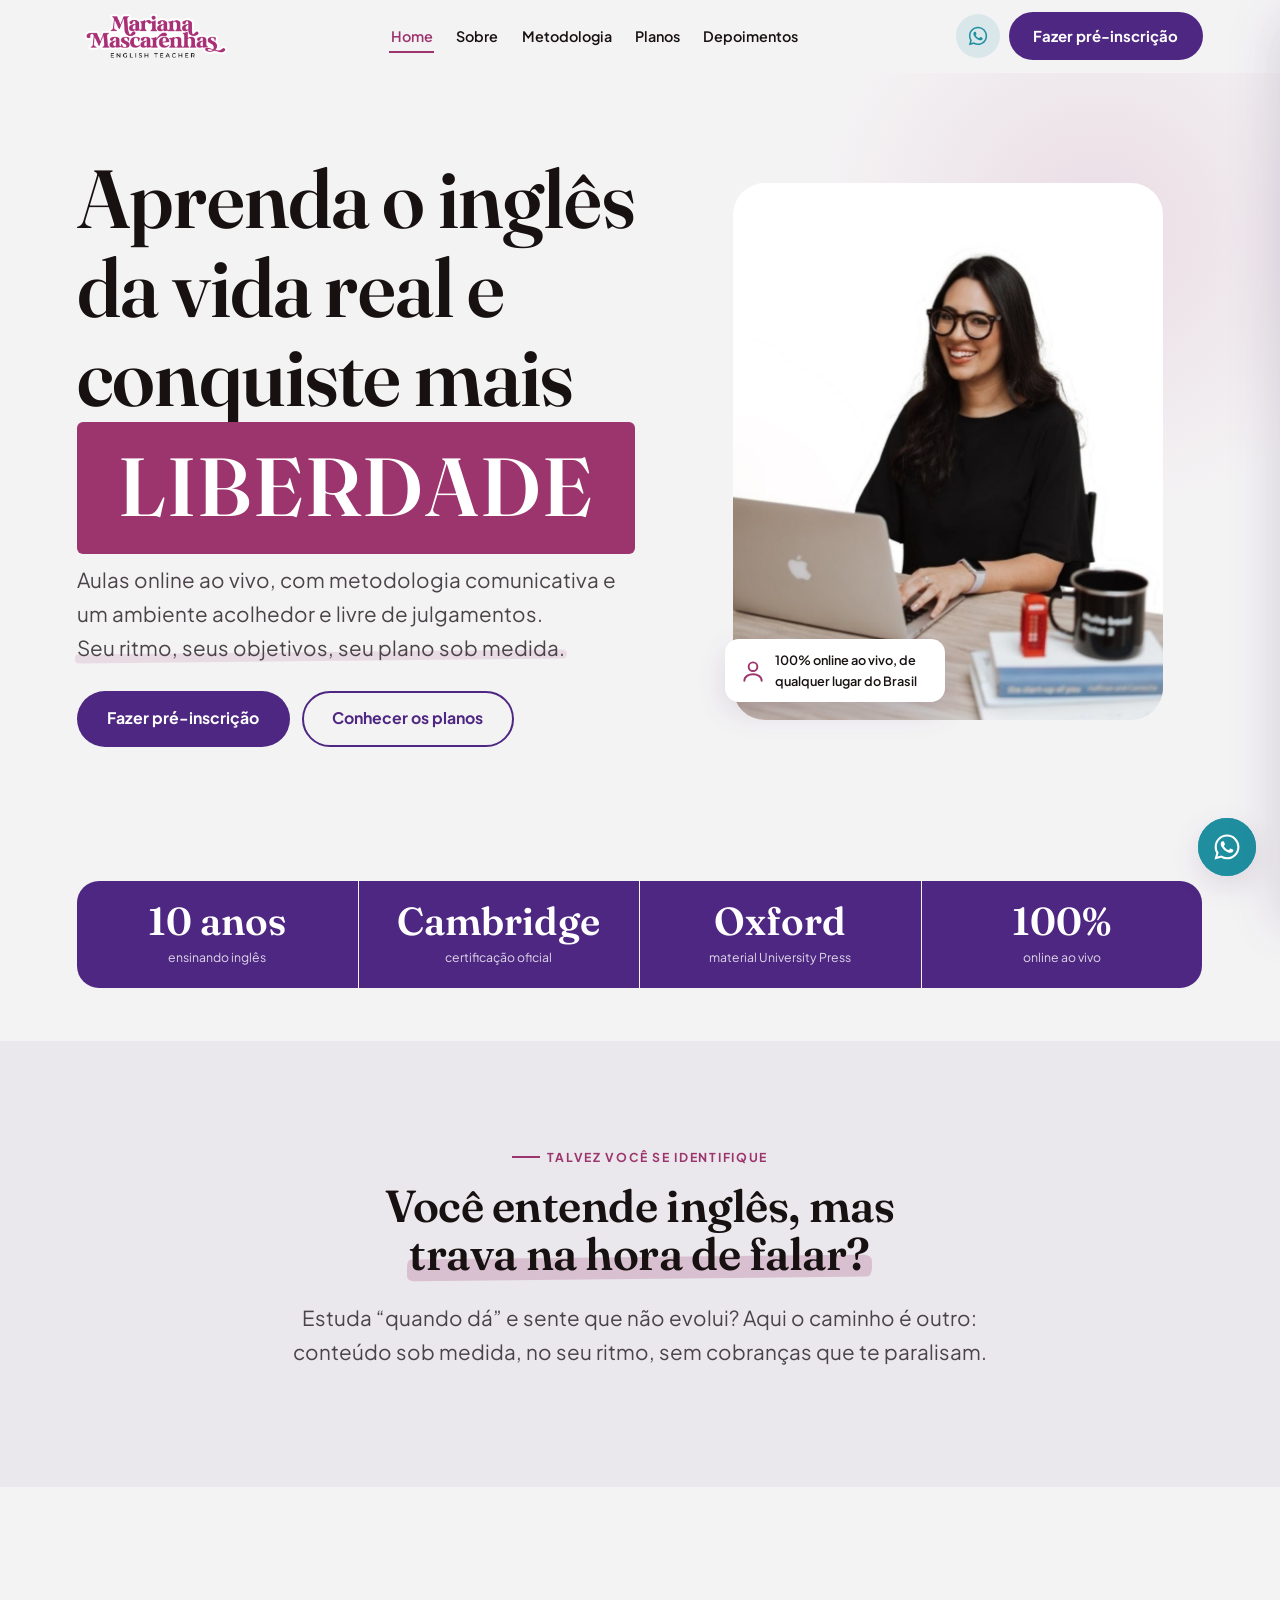
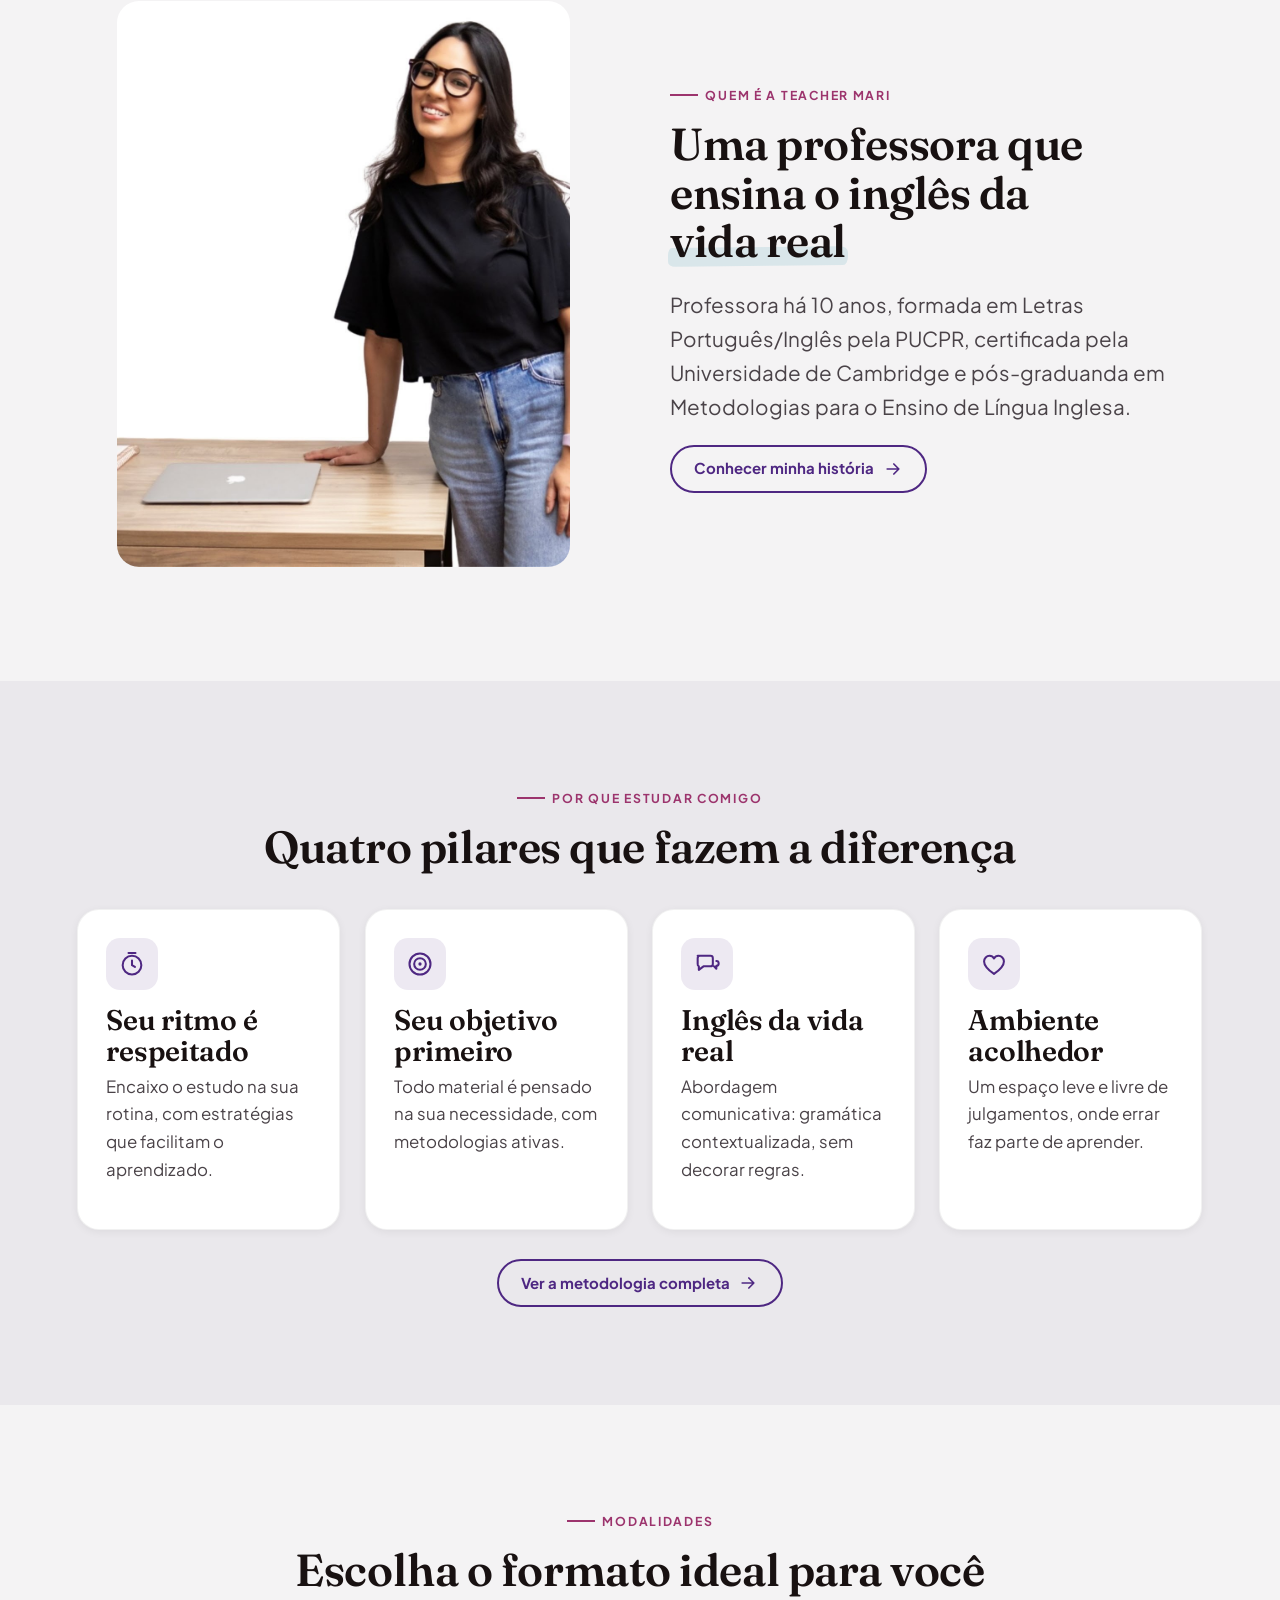
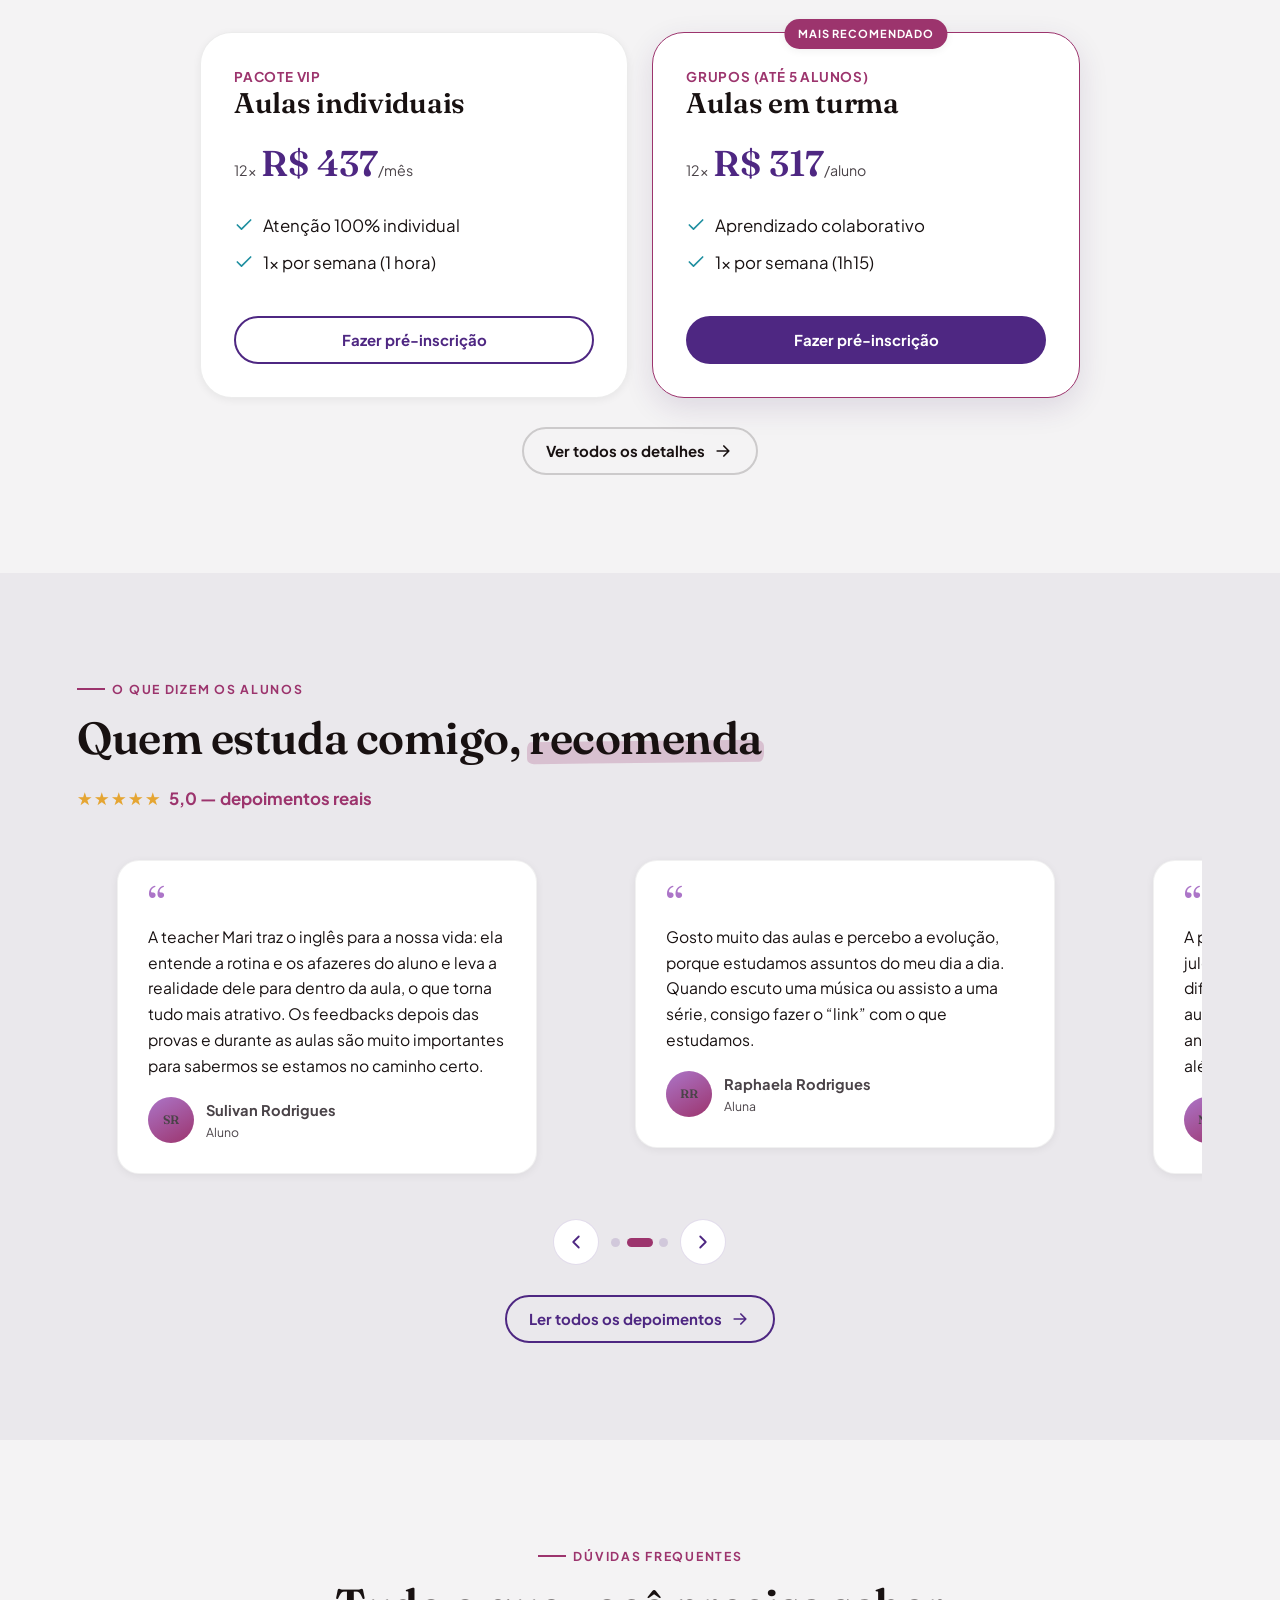
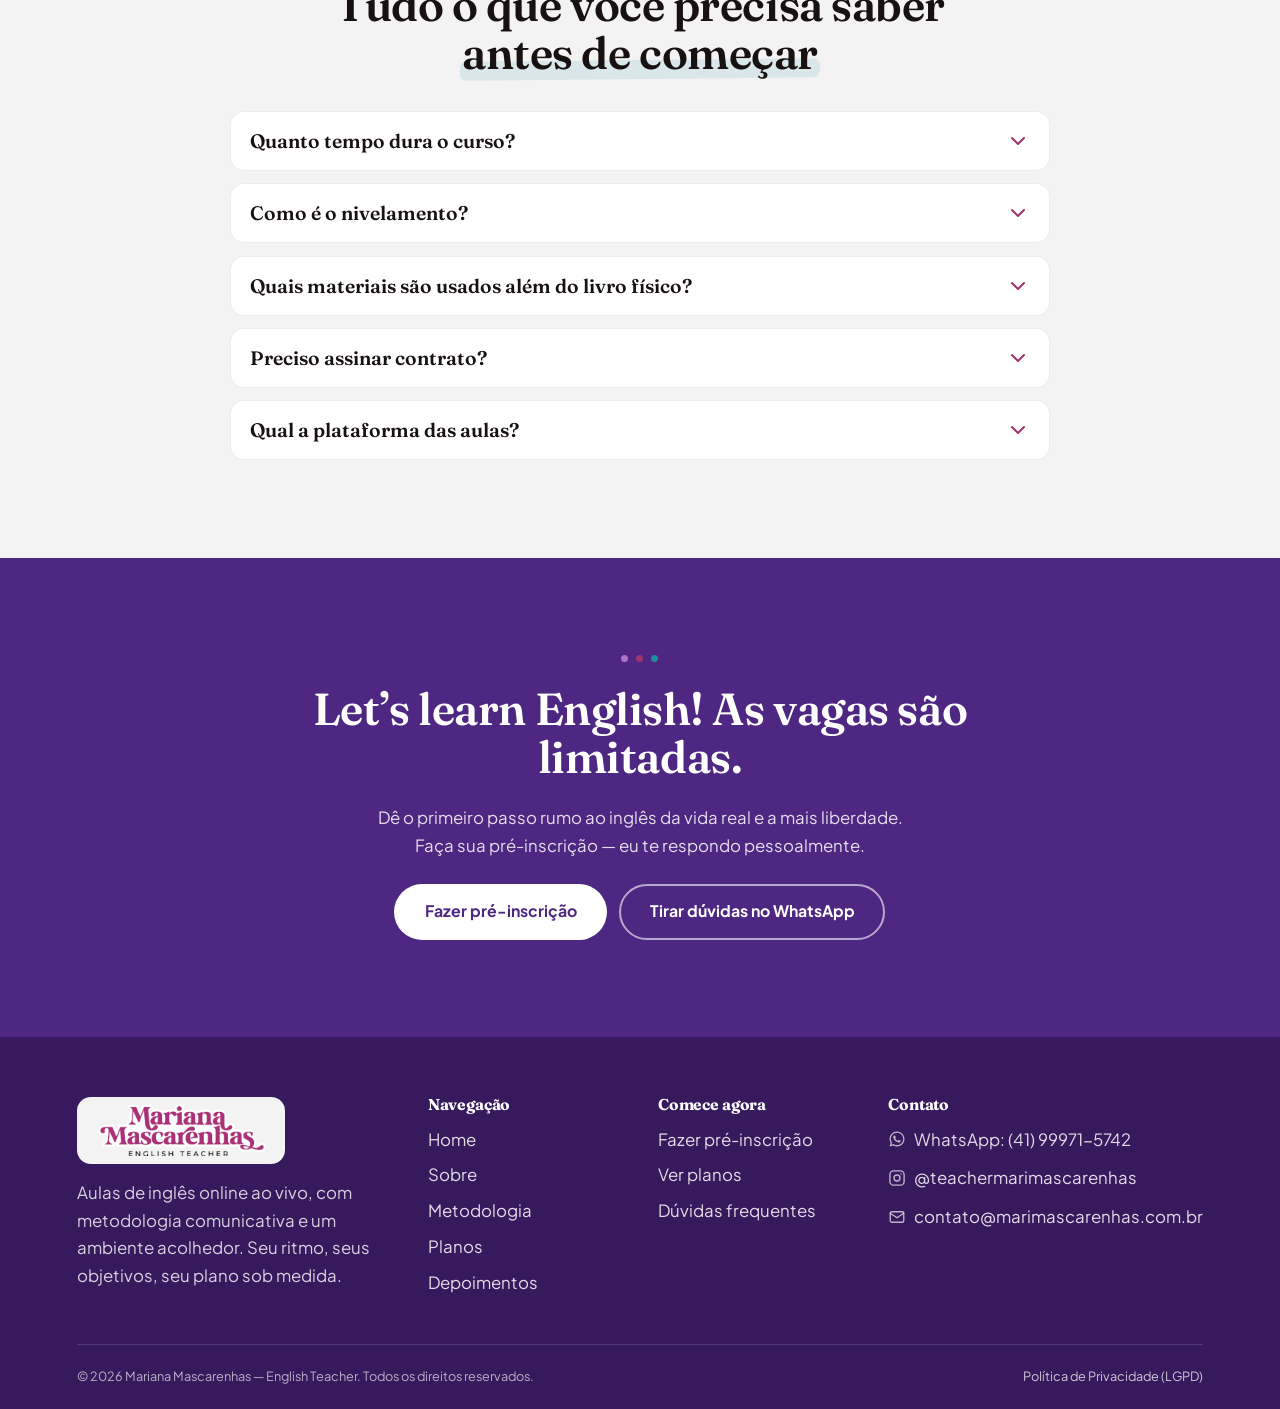
<file: index.html>
<!DOCTYPE html>
<html lang="pt-BR">
<head>
  <meta charset="UTF-8" />
  <meta name="viewport" content="width=device-width, initial-scale=1.0" />
  <title>Teacher Mari Mascarenhas — Professora de Inglês Online</title>
  <meta name="description" content="Aulas de inglês online ao vivo com a Teacher Mari: 10 anos de experiência, certificada por Cambridge, metodologia comunicativa e plano de estudo personalizado. Faça sua pré-inscrição." />
  <link rel="canonical" href="https://marimascarenhas.com.br/index.html" />
  <link rel="icon" href="favicon.svg" type="image/svg+xml" />

  <!-- Open Graph / Twitter -->
  <meta property="og:type" content="website" />
  <meta property="og:title" content="Teacher Mari Mascarenhas — Professora de Inglês Online" />
  <meta property="og:description" content="Aulas de inglês online ao vivo: metodologia comunicativa, ambiente acolhedor e plano de estudo sob medida. Faça sua pré-inscrição." />
  <meta property="og:image" content="assets/img/og-image.jpg" />
  <meta property="og:url" content="https://marimascarenhas.com.br/" />
  <meta name="twitter:card" content="summary_large_image" />
  <meta name="twitter:title" content="Teacher Mari Mascarenhas — Professora de Inglês Online" />
  <meta name="twitter:description" content="Aulas de inglês online ao vivo com metodologia comunicativa e plano de estudo sob medida." />
  <meta name="twitter:image" content="assets/img/og-image.svg" />

  <!-- Fontes -->
  <link rel="preconnect" href="https://fonts.googleapis.com" />
  <link rel="preconnect" href="https://fonts.gstatic.com" crossorigin />
  <link href="https://fonts.googleapis.com/css2?family=Fraunces:opsz,wght@9..144,500;9..144,600;9..144,700&family=Plus+Jakarta+Sans:wght@400;500;600;700&display=swap" rel="stylesheet" />

  <link rel="stylesheet" href="css/styles.css" />

  <!-- JSON-LD -->
  <script type="application/ld+json">
  {
    "@context": "https://schema.org",
    "@type": "Person",
    "name": "Mariana Mascarenhas",
    "alternateName": "Teacher Mari",
    "jobTitle": "Professora de Inglês",
    "description": "Professora de inglês online com 10 anos de experiência, certificada pela Universidade de Cambridge.",
    "url": "https://marimascarenhas.com.br",
    "image": "https://marimascarenhas.com.br/assets/img/og-image.svg",
    "knowsLanguage": ["pt-BR", "en"],
    "alumniOf": "PUCPR — Letras Português/Inglês",
    "sameAs": ["https://instagram.com/teachermarimascarenhas"],
    "makesOffer": {
      "@type": "Offer",
      "itemOffered": {
        "@type": "Service",
        "name": "Aulas de inglês online ao vivo",
        "serviceType": "Ensino de língua inglesa"
      }
    },
    "contactPoint": {
      "@type": "ContactPoint",
      "contactType": "customer support",
      "telephone": "+55-41-99971-5742",
      "availableLanguage": ["Portuguese", "English"]
    }
  }
  </script>
  <script type="application/ld+json">
  {
    "@context": "https://schema.org",
    "@type": "FAQPage",
    "mainEntity": [
      { "@type": "Question", "name": "Quanto tempo dura o curso?", "acceptedAnswer": { "@type": "Answer", "text": "Em média 70 horas por nível (aulas ao vivo + atividades assíncronas). Pode variar conforme empenho e aptidão; recomendo também o estudo independente para um melhor resultado." } },
      { "@type": "Question", "name": "Como é o nivelamento?", "acceptedAnswer": { "@type": "Answer", "text": "Você faz um teste de nivelamento online no início (se necessário). O critério é o Quadro Comum Europeu para Línguas (CEFR)." } },
      { "@type": "Question", "name": "Quais materiais são usados além do livro físico?", "acceptedAnswer": { "@type": "Answer", "text": "Google Meet (aulas ao vivo), Google Classroom, a plataforma digital English File Online Practice e aplicativos gratuitos de interação." } },
      { "@type": "Question", "name": "Preciso assinar contrato?", "acceptedAnswer": { "@type": "Answer", "text": "Sim. Ao decidir estudar inglês comigo, você assume o compromisso de honrar esse acordo. O contrato protege os seus direitos e os meus na prestação do serviço." } },
      { "@type": "Question", "name": "Qual a plataforma das aulas?", "acceptedAnswer": { "@type": "Answer", "text": "Google Meet — gratuito e fácil de usar no celular ou no computador, de qualquer lugar do Brasil." } }
    ]
  }
  </script>
</head>
<body>
  <header id="site-header"></header>

  <main id="main">

    <!-- ============ HERO ============ -->
    <section class="hero">
      <div class="container hero-grid">
        <div class="hero-copy">
          <!--<p class="eyebrow reveal">Professora de inglês • 10 anos de experiência</p>-->
          <h1 class="reveal">Aprenda o inglês da vida real e conquiste mais <span class="title-block title-block--magenta">Liberdade</span></h1>
          <p class="lead reveal">Aulas online ao vivo, com metodologia comunicativa e um ambiente acolhedor e livre de julgamentos. <span class="mark">Seu ritmo, seus objetivos, seu plano sob medida.</span></p>
          <div class="hero-cta reveal">
            <a class="btn btn--lg" href="inscricao.html">Fazer pré-inscrição</a>
            <a class="btn btn--secondary btn--lg" href="planos.html">Conhecer os planos</a>
          </div>
          <!--<ul class="micro-signals reveal">
            <li><svg viewBox="0 0 24 24" fill="none" stroke="currentColor" stroke-width="2" stroke-linecap="round" stroke-linejoin="round" aria-hidden="true"><path d="M20 6 9 17l-5-5"/></svg> Bate-papo inicial gratuito</li>
            <li><svg viewBox="0 0 24 24" fill="none" stroke="currentColor" stroke-width="2" stroke-linecap="round" stroke-linejoin="round" aria-hidden="true"><path d="M20 6 9 17l-5-5"/></svg> Sem taxa de matrícula</li>
            <li><svg viewBox="0 0 24 24" fill="none" stroke="currentColor" stroke-width="2" stroke-linecap="round" stroke-linejoin="round" aria-hidden="true"><path d="M20 6 9 17l-5-5"/></svg> Suporte 24h no WhatsApp</li>
          </ul>-->
        </div>
        <figure class="hero-figure reveal">
          <img class="ph-photo" src="assets/img/mari-hero-2.jpg" width="800" height="auto" alt="Teacher Mari, professora de inglês" fetchpriority="high" />
          <div class="floating-card" aria-hidden="true">
            <svg viewBox="0 0 24 24" fill="none" stroke="currentColor" stroke-width="1.75" stroke-linecap="round" stroke-linejoin="round"><circle cx="12" cy="8" r="4"/><path d="M4 21c0-4 4-6 8-6s8 2 8 6"/></svg>
            <span>100% online ao vivo, de qualquer lugar do Brasil</span>
          </div>
        </figure>
      </div>
    </section>

    <!-- ============ FAIXA DE NÚMEROS ============ -->
    <section class="section--tight">
      <div class="container">
        <div class="stats reveal">
          <div class="stat"><span class="num" data-count="10" data-suffix=" anos">0</span><span class="label">ensinando inglês</span></div>
          <div class="stat"><span class="num">Cambridge</span><span class="label">certificação oficial</span></div>
          <div class="stat"><span class="num">Oxford</span><span class="label">material University Press</span></div>
          <div class="stat"><span class="num" data-count="100" data-suffix="%">0%</span><span class="label">online ao vivo</span></div>
        </div>
      </div>
    </section>

    <!-- ============ DOR / IDENTIFICAÇÃO ============ -->
    <section class="section section--alt">
      <div class="container measure center mx-auto">
        <p class="eyebrow reveal" style="justify-content:center">Talvez você se identifique</p>
        <h2 class="reveal">Você entende inglês, mas <span class="mark mark--strong">trava na hora de falar?</span></h2>
        <p class="lead reveal mx-auto">Estuda “quando dá” e sente que não evolui? Aqui o caminho é outro: conteúdo sob medida, no seu ritmo, sem cobranças que te paralisam.</p>
      </div>
    </section>

    <!-- ============ PRÉVIA: QUEM É A MARI ============ -->
    <section class="section">
      <div class="container two-col">
        <figure class="reveal">
          <img class="ph-photo" style="--ph-ratio: 4/5" src="assets/img/mari-home.jpg" width="800" height="auto" alt="Teacher Mari sorrindo durante uma aula online" loading="lazy" />
        </figure>
        <div class="reveal">
          <p class="eyebrow">Quem é a Teacher Mari</p>
          <h2>Uma professora que ensina o inglês da <span class="mark mark--teal">vida real</span></h2>
          <p class="lead">Professora há 10 anos, formada em Letras Português/Inglês pela PUCPR, certificada pela Universidade de Cambridge e pós-graduanda em Metodologias para o Ensino de Língua Inglesa.</p>
          <a class="btn btn--secondary" href="sobre.html">Conhecer minha história
            <svg viewBox="0 0 24 24" fill="none" stroke="currentColor" stroke-width="2" stroke-linecap="round" stroke-linejoin="round" aria-hidden="true"><path d="M5 12h14M13 6l6 6-6 6"/></svg>
          </a>
        </div>
      </div>
    </section>

    <!-- ============ PRÉVIA: METODOLOGIA (4 pilares) ============ -->
    <section class="section section--alt">
      <div class="container">
        <div class="center measure mx-auto" style="margin-bottom:2.5rem">
          <p class="eyebrow reveal" style="justify-content:center">Por que estudar comigo</p>
          <h2 class="reveal">Quatro pilares que fazem a diferença</h2>
        </div>
        <div class="grid grid--4">
          <article class="card reveal">
            <span class="icon-badge"><svg viewBox="0 0 24 24" fill="none" stroke="currentColor" stroke-width="1.75" stroke-linecap="round" stroke-linejoin="round" aria-hidden="true"><circle cx="12" cy="13" r="8"/><path d="M12 9v4l2.5 1.5"/><path d="M9 2.5h6"/></svg></span>
            <h3>Seu ritmo é respeitado</h3>
            <p class="muted">Encaixo o estudo na sua rotina, com estratégias que facilitam o aprendizado.</p>
          </article>
          <article class="card reveal">
            <span class="icon-badge"><svg viewBox="0 0 24 24" fill="none" stroke="currentColor" stroke-width="1.75" stroke-linecap="round" stroke-linejoin="round" aria-hidden="true"><circle cx="12" cy="12" r="9"/><circle cx="12" cy="12" r="5"/><circle cx="12" cy="12" r="1.4" fill="currentColor" stroke="none"/></svg></span>
            <h3>Seu objetivo primeiro</h3>
            <p class="muted">Todo material é pensado na sua necessidade, com metodologias ativas.</p>
          </article>
          <article class="card reveal">
            <span class="icon-badge"><svg viewBox="0 0 24 24" fill="none" stroke="currentColor" stroke-width="1.75" stroke-linecap="round" stroke-linejoin="round" aria-hidden="true"><path d="M4 5h11a2 2 0 0 1 2 2v5a2 2 0 0 1-2 2H9l-4 3v-3a2 2 0 0 1-1-2V7a2 2 0 0 1 2-2Z"/><path d="M20 9.5a2 2 0 0 1 0 4v2.5l-2.2-2.2"/></svg></span>
            <h3>Inglês da vida real</h3>
            <p class="muted">Abordagem comunicativa: gramática contextualizada, sem decorar regras.</p>
          </article>
          <article class="card reveal">
            <span class="icon-badge"><svg viewBox="0 0 24 24" fill="none" stroke="currentColor" stroke-width="1.75" stroke-linecap="round" stroke-linejoin="round" aria-hidden="true"><path d="M12 20.5C7 17 3.5 13.8 3.5 9.8 3.5 7.1 5.6 5 8.2 5c1.7 0 3 .9 3.8 2.2C12.8 5.9 14.1 5 15.8 5c2.6 0 4.7 2.1 4.7 4.8 0 4-3.5 7.2-8.5 10.7Z"/></svg></span>
            <h3>Ambiente acolhedor</h3>
            <p class="muted">Um espaço leve e livre de julgamentos, onde errar faz parte de aprender.</p>
          </article>
        </div>
        <div class="center reveal" style="margin-top:2rem">
          <a class="btn btn--secondary" href="metodologia.html">Ver a metodologia completa
            <svg viewBox="0 0 24 24" fill="none" stroke="currentColor" stroke-width="2" stroke-linecap="round" stroke-linejoin="round" aria-hidden="true"><path d="M5 12h14M13 6l6 6-6 6"/></svg>
          </a>
        </div>
      </div>
    </section>

    <!-- ============ PRÉVIA: PLANOS ============ -->
    <section class="section">
      <div class="container">
        <div class="center measure mx-auto" style="margin-bottom:2.5rem">
          <p class="eyebrow reveal" style="justify-content:center">Modalidades</p>
          <h2 class="reveal">Escolha o formato ideal para você</h2>
        </div>
        <div class="grid grid--2" style="max-width:880px;margin-inline:auto">
          <article class="plan reveal">
            <span class="plan-kind">Pacote VIP</span>
            <h3>Aulas individuais</h3>
            <p class="price"><small>12x</small> <b>R$ 437</b><small>/mês</small></p>
            <ul class="plan-feats">
              <li><svg viewBox="0 0 24 24" fill="none" stroke="currentColor" stroke-width="2" stroke-linecap="round" stroke-linejoin="round" aria-hidden="true"><path d="M20 6 9 17l-5-5"/></svg> Atenção 100% individual</li>
              <li><svg viewBox="0 0 24 24" fill="none" stroke="currentColor" stroke-width="2" stroke-linecap="round" stroke-linejoin="round" aria-hidden="true"><path d="M20 6 9 17l-5-5"/></svg> 1x por semana (1 hora)</li>
            </ul>
            <a class="btn btn--secondary btn--block" href="inscricao.html?plano=vip">Fazer pré-inscrição</a>
          </article>
          <article class="plan plan--featured reveal">
            <span class="badge">Mais recomendado</span>
            <span class="plan-kind">Grupos (até 5 alunos)</span>
            <h3>Aulas em turma</h3>
            <p class="price"><small>12x</small> <b>R$ 317</b><small>/aluno</small></p>
            <ul class="plan-feats">
              <li><svg viewBox="0 0 24 24" fill="none" stroke="currentColor" stroke-width="2" stroke-linecap="round" stroke-linejoin="round" aria-hidden="true"><path d="M20 6 9 17l-5-5"/></svg> Aprendizado colaborativo</li>
              <li><svg viewBox="0 0 24 24" fill="none" stroke="currentColor" stroke-width="2" stroke-linecap="round" stroke-linejoin="round" aria-hidden="true"><path d="M20 6 9 17l-5-5"/></svg> 1x por semana (1h15)</li>
            </ul>
            <a class="btn btn--block" href="inscricao.html?plano=grupo">Fazer pré-inscrição</a>
          </article>
        </div>
        <div class="center reveal" style="margin-top:2rem">
          <a class="btn btn--ghost" href="planos.html">Ver todos os detalhes
            <svg viewBox="0 0 24 24" fill="none" stroke="currentColor" stroke-width="2" stroke-linecap="round" stroke-linejoin="round" aria-hidden="true"><path d="M5 12h14M13 6l6 6-6 6"/></svg>
          </a>
        </div>
      </div>
    </section>

    <!-- ============ DEPOIMENTOS (carrossel) ============ -->
    <section class="section section--alt">
      <div class="container">
        <div class="measure" style="margin-bottom:2rem">
          <p class="eyebrow reveal">O que dizem os alunos</p>
          <h2 class="reveal">Quem estuda comigo, <span class="mark mark--strong">recomenda</span></h2>
          <p class="reveal"><span class="rating-seal"><span class="stars" aria-hidden="true">★★★★★</span> 5,0 — depoimentos reais</span></p>
        </div>

        <!-- Carrossel: suporta até 10 depoimentos. Para adicionar mais, basta
             duplicar um <figure class="testimonial"> dentro de .carousel-track. -->
        <div class="carousel reveal" data-carousel>
          <div class="carousel-track">
            <figure class="testimonial">
              <div class="quote-mark" aria-hidden="true">“</div>
              <blockquote>A teacher Mari traz o inglês para a nossa vida: ela entende a rotina e os afazeres do aluno e leva a realidade dele para dentro da aula, o que torna tudo mais atrativo. Os feedbacks depois das provas e durante as aulas são muito importantes para sabermos se estamos no caminho certo.</blockquote>
              <div class="who"><span class="avatar" aria-hidden="true">SR</span><span><b>Sulivan Rodrigues</b><span>Aluno</span></span></div>
            </figure>
            <figure class="testimonial">
              <div class="quote-mark" aria-hidden="true">“</div>
              <blockquote>Gosto muito das aulas e percebo a evolução, porque estudamos assuntos do meu dia a dia. Quando escuto uma música ou assisto a uma série, consigo fazer o “link” com o que estudamos.</blockquote>
              <div class="who"><span class="avatar" aria-hidden="true">RR</span><span><b>Raphaela Rodrigues</b><span>Aluna</span></span></div>
            </figure>
            <figure class="testimonial">
              <div class="quote-mark" aria-hidden="true">“</div>
              <blockquote>A professora Mari faz a aula ser leve, fluida e sem julgamentos sobre a pronúncia de palavras difíceis — o tempo passa rápido. Primeiro é uma aula, depois um mês, e assim se passaram 4 anos estudando com ela. As aulas vão muito além do inglês.</blockquote>
              <div class="who"><span class="avatar" aria-hidden="true">NS</span><span><b>Norma Soares</b><span>Aluna há 4 anos</span></span></div>
            </figure>
          </div>
          <div class="carousel-controls">
            <button class="carousel-btn" type="button" data-prev aria-label="Depoimento anterior"><svg viewBox="0 0 24 24" fill="none" stroke="currentColor" stroke-width="2" stroke-linecap="round" stroke-linejoin="round" aria-hidden="true"><path d="M15 18l-6-6 6-6"/></svg></button>
            <div class="carousel-dots" role="tablist" aria-label="Selecionar depoimento"></div>
            <button class="carousel-btn" type="button" data-next aria-label="Próximo depoimento"><svg viewBox="0 0 24 24" fill="none" stroke="currentColor" stroke-width="2" stroke-linecap="round" stroke-linejoin="round" aria-hidden="true"><path d="M9 6l6 6-6 6"/></svg></button>
          </div>
        </div>

        <div class="center reveal" style="margin-top:2rem">
          <a class="btn btn--secondary" href="depoimentos.html">Ler todos os depoimentos
            <svg viewBox="0 0 24 24" fill="none" stroke="currentColor" stroke-width="2" stroke-linecap="round" stroke-linejoin="round" aria-hidden="true"><path d="M5 12h14M13 6l6 6-6 6"/></svg>
          </a>
        </div>
      </div>
    </section>

    <!-- ============ FAQ ============ -->
    <section class="section" id="faq">
      <div class="container">
        <div class="center measure mx-auto" style="margin-bottom:2.2rem">
          <p class="eyebrow reveal" style="justify-content:center">Dúvidas frequentes</p>
          <h2 class="reveal">Tudo o que você precisa saber <span class="mark mark--teal">antes de começar</span></h2>
        </div>
        <div class="accordion">
          <div class="acc-item reveal">
            <h3 style="margin:0">
              <button class="acc-trigger" type="button" aria-expanded="false" aria-controls="faq-1" id="faq-1-btn">
                Quanto tempo dura o curso?
                <svg class="chevron" viewBox="0 0 24 24" fill="none" stroke="currentColor" stroke-width="2" stroke-linecap="round" stroke-linejoin="round" aria-hidden="true"><path d="m6 9 6 6 6-6"/></svg>
              </button>
            </h3>
            <div class="acc-panel" id="faq-1" role="region" aria-labelledby="faq-1-btn"><div><p>Em média 70 horas por nível (aulas ao vivo + atividades assíncronas). Pode variar conforme empenho e aptidão; recomendo também o estudo independente para um melhor resultado.</p></div></div>
          </div>
          <div class="acc-item reveal">
            <h3 style="margin:0">
              <button class="acc-trigger" type="button" aria-expanded="false" aria-controls="faq-2" id="faq-2-btn">
                Como é o nivelamento?
                <svg class="chevron" viewBox="0 0 24 24" fill="none" stroke="currentColor" stroke-width="2" stroke-linecap="round" stroke-linejoin="round" aria-hidden="true"><path d="m6 9 6 6 6-6"/></svg>
              </button>
            </h3>
            <div class="acc-panel" id="faq-2" role="region" aria-labelledby="faq-2-btn"><div><p>Você faz um teste de nivelamento online no início (se necessário). O critério é o Quadro Comum Europeu para Línguas (CEFR).</p></div></div>
          </div>
          <div class="acc-item reveal">
            <h3 style="margin:0">
              <button class="acc-trigger" type="button" aria-expanded="false" aria-controls="faq-3" id="faq-3-btn">
                Quais materiais são usados além do livro físico?
                <svg class="chevron" viewBox="0 0 24 24" fill="none" stroke="currentColor" stroke-width="2" stroke-linecap="round" stroke-linejoin="round" aria-hidden="true"><path d="m6 9 6 6 6-6"/></svg>
              </button>
            </h3>
            <div class="acc-panel" id="faq-3" role="region" aria-labelledby="faq-3-btn"><div><p>Google Meet (aulas ao vivo), Google Classroom, a plataforma digital English File Online Practice e aplicativos gratuitos de interação.</p></div></div>
          </div>
          <div class="acc-item reveal">
            <h3 style="margin:0">
              <button class="acc-trigger" type="button" aria-expanded="false" aria-controls="faq-4" id="faq-4-btn">
                Preciso assinar contrato?
                <svg class="chevron" viewBox="0 0 24 24" fill="none" stroke="currentColor" stroke-width="2" stroke-linecap="round" stroke-linejoin="round" aria-hidden="true"><path d="m6 9 6 6 6-6"/></svg>
              </button>
            </h3>
            <div class="acc-panel" id="faq-4" role="region" aria-labelledby="faq-4-btn"><div><p>Sim. Ao decidir estudar inglês comigo, você assume o compromisso de honrar esse acordo. O contrato protege os seus direitos e os meus na prestação do serviço.</p></div></div>
          </div>
          <div class="acc-item reveal">
            <h3 style="margin:0">
              <button class="acc-trigger" type="button" aria-expanded="false" aria-controls="faq-5" id="faq-5-btn">
                Qual a plataforma das aulas?
                <svg class="chevron" viewBox="0 0 24 24" fill="none" stroke="currentColor" stroke-width="2" stroke-linecap="round" stroke-linejoin="round" aria-hidden="true"><path d="m6 9 6 6 6-6"/></svg>
              </button>
            </h3>
            <div class="acc-panel" id="faq-5" role="region" aria-labelledby="faq-5-btn"><div><p>Google Meet — gratuito e fácil de usar no celular ou no computador, de qualquer lugar do Brasil.</p></div></div>
          </div>
        </div>
      </div>
    </section>

    <!-- ============ CTA FINAL ============ -->
    <section class="section section--ink cta-band">
      <div class="container">
        <div class="divider-dots reveal" aria-hidden="true"><span></span><span></span><span></span></div>
        <h2 class="reveal">Let’s learn English! As vagas são limitadas.</h2>
        <p class="reveal mx-auto" style="max-width:46ch">Dê o primeiro passo rumo ao inglês da vida real e a mais liberdade. Faça sua pré-inscrição — eu te respondo pessoalmente.</p>
        <div class="actions reveal">
          <a class="btn btn--lg btn--primary-light" href="inscricao.html">Fazer pré-inscrição</a>
          <a class="btn btn--secondary btn--lg" href="https://wa.me/5541999715742?text=Oi%20Mari!%20Vim%20pelo%20site%20e%20quero%20saber%20mais%20sobre%20as%20aulas." target="_blank" rel="noopener">Tirar dúvidas no WhatsApp</a>
        </div>
      </div>
    </section>

  </main>

  <footer id="site-footer"></footer>

  <script src="js/components.js" defer></script>
  <script src="js/main.js" defer></script>
</body>
</html>
</file>
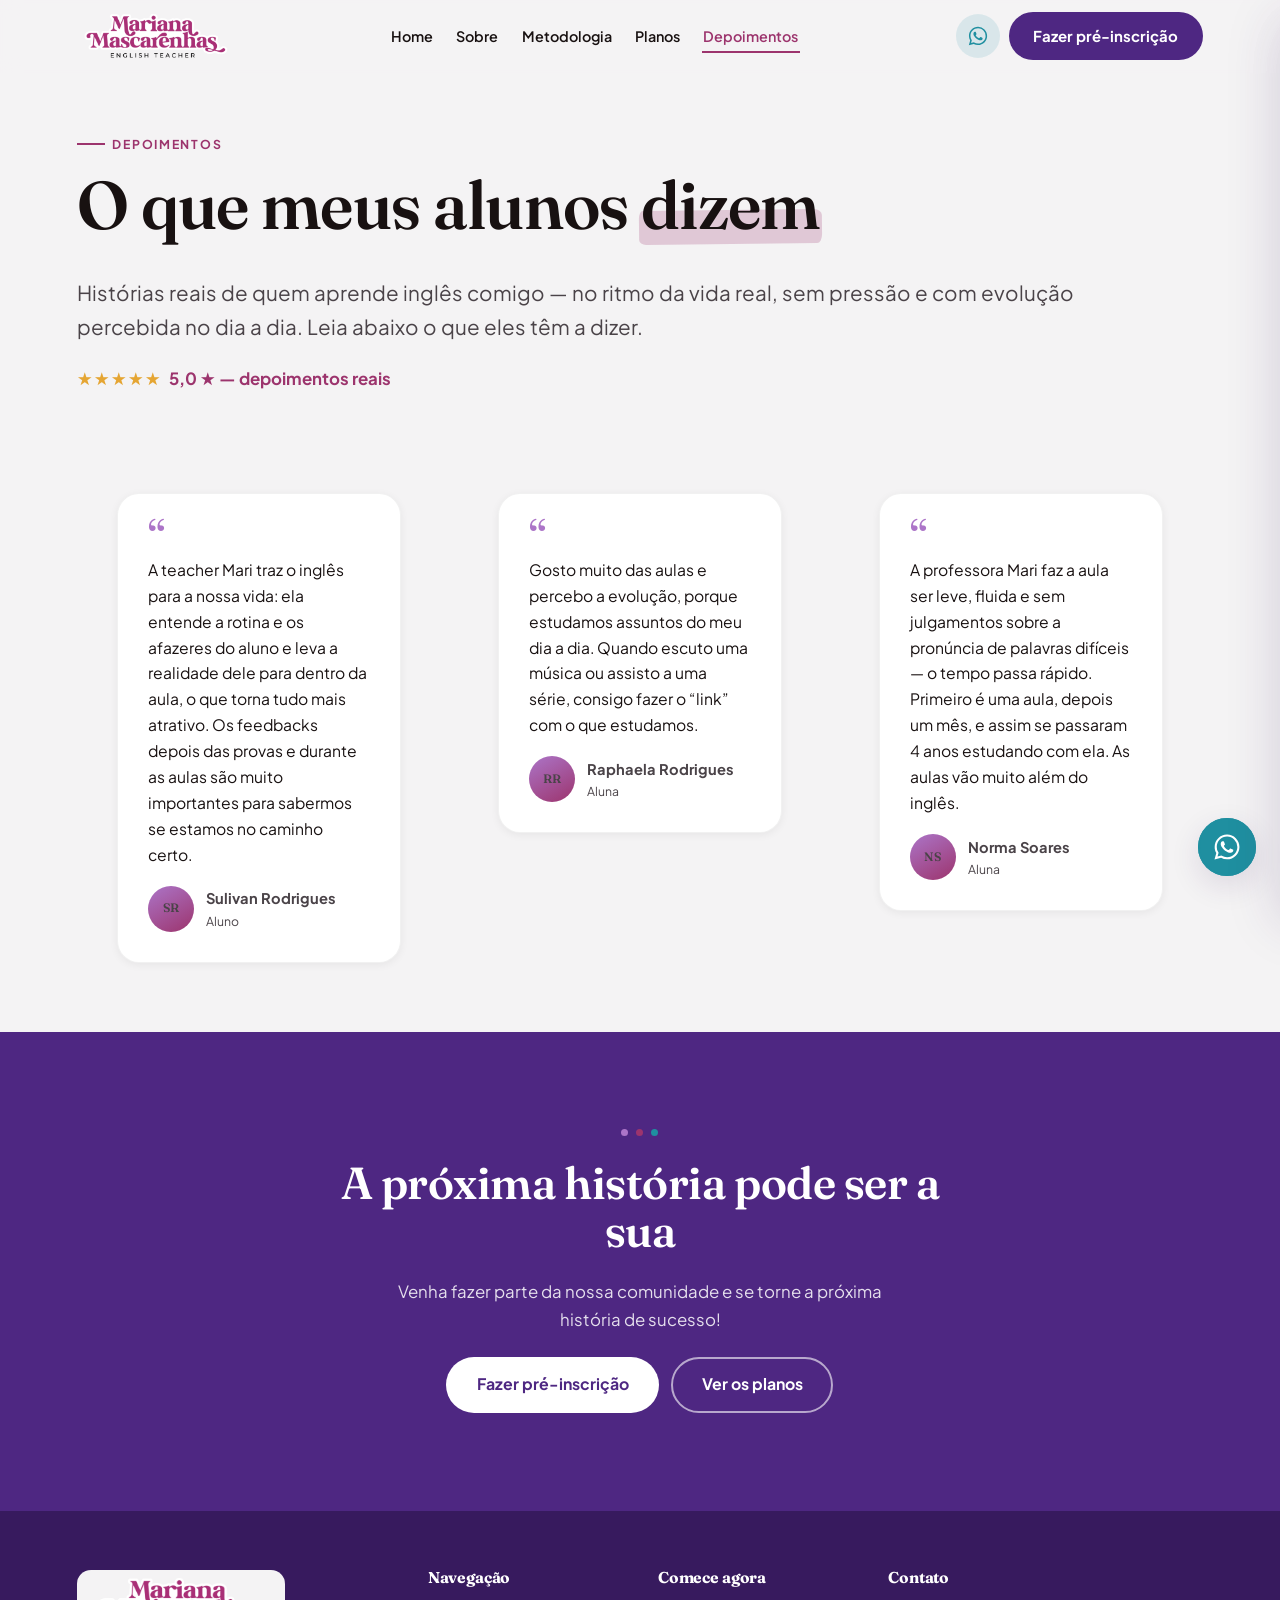
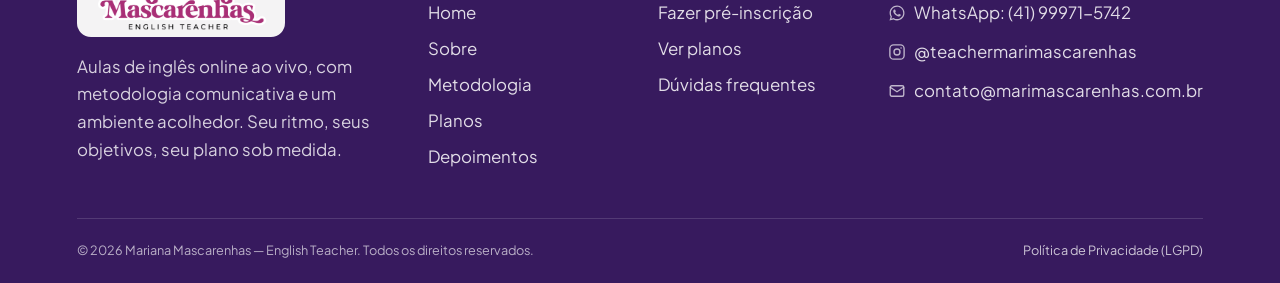
<file: depoimentos.html>
<!DOCTYPE html>
<html lang="pt-BR">
<head>
  <meta charset="UTF-8" />
  <meta name="viewport" content="width=device-width, initial-scale=1.0" />
  <title>Depoimentos — O que meus alunos dizem | Teacher Mari</title>
  <meta name="description" content="Depoimentos reais de alunos da Teacher Mari: aulas leves, conectadas à vida real e com evolução percebida. Veja por que escolher estudar inglês comigo." />
  <link rel="canonical" href="https://marimascarenhas.com.br/depoimentos.html" />
  <link rel="icon" href="favicon.svg" type="image/svg+xml" />
  <meta property="og:type" content="website" />
  <meta property="og:title" content="Depoimentos — O que meus alunos dizem | Teacher Mari" />
  <meta property="og:description" content="Depoimentos reais de alunos: aulas leves, conectadas à vida real e com evolução percebida." />
  <meta property="og:image" content="assets/img/og-image.jpg" />
  <meta name="twitter:card" content="summary_large_image" />
  <link rel="preconnect" href="https://fonts.googleapis.com" />
  <link rel="preconnect" href="https://fonts.gstatic.com" crossorigin />
  <link href="https://fonts.googleapis.com/css2?family=Fraunces:opsz,wght@9..144,500;9..144,600;9..144,700&family=Plus+Jakarta+Sans:wght@400;500;600;700&display=swap" rel="stylesheet" />
  <link rel="stylesheet" href="css/styles.css" />
</head>
<body>
  <header id="site-header"></header>

  <main id="main">
    <section class="page-hero">
      <div class="container">
        <p class="eyebrow reveal">Depoimentos</p>
        <h1 class="reveal">O que meus alunos <span class="mark mark--strong">dizem</span></h1>
        <p class="lead reveal">Histórias reais de quem aprende inglês comigo — no ritmo da vida real, sem pressão e com evolução percebida no dia a dia. Leia abaixo o que eles têm a dizer.</p>
        <p class="reveal"><span class="rating-seal"><span class="stars" aria-hidden="true">★★★★★</span> 5,0 ★ — depoimentos reais</span></p>
      </div>
    </section>

    <section class="section section--tight">
      <div class="container">
        <div class="grid grid--3">
          <figure class="testimonial reveal">
            <div class="quote-mark" aria-hidden="true">“</div>
            <blockquote>A teacher Mari traz o inglês para a nossa vida: ela entende a rotina e os afazeres do aluno e leva a realidade dele para dentro da aula, o que torna tudo mais atrativo. Os feedbacks depois das provas e durante as aulas são muito importantes para sabermos se estamos no caminho certo.</blockquote>
            <div class="who"><span class="avatar" aria-hidden="true">SR</span><span><b>Sulivan Rodrigues</b><span>Aluno</span></span></div>
          </figure>
          <figure class="testimonial reveal">
            <div class="quote-mark" aria-hidden="true">“</div>
            <blockquote>Gosto muito das aulas e percebo a evolução, porque estudamos assuntos do meu dia a dia. Quando escuto uma música ou assisto a uma série, consigo fazer o “link” com o que estudamos.</blockquote>
            <div class="who"><span class="avatar" aria-hidden="true">RR</span><span><b>Raphaela Rodrigues</b><span>Aluna</span></span></div>
          </figure>
          <figure class="testimonial reveal">
            <div class="quote-mark" aria-hidden="true">“</div>
            <blockquote>A professora Mari faz a aula ser leve, fluida e sem julgamentos sobre a pronúncia de palavras difíceis — o tempo passa rápido. Primeiro é uma aula, depois um mês, e assim se passaram 4 anos estudando com ela. As aulas vão muito além do inglês.</blockquote>
            <div class="who"><span class="avatar" aria-hidden="true">NS</span><span><b>Norma Soares</b><span>Aluna</span></span></div>
          </figure>
        </div>
      </div>
    </section>

    <section class="section section--ink cta-band">
      <div class="container">
        <div class="divider-dots reveal" aria-hidden="true"><span></span><span></span><span></span></div>
        <h2 class="reveal">A próxima história pode ser a sua</h2>
        <p class="reveal mx-auto" style="max-width:42ch">Venha fazer parte da nossa comunidade e se torne a próxima história de sucesso!</p>
        <div class="actions reveal">
          <a class="btn btn--lg btn--primary-light" href="inscricao.html">Fazer pré-inscrição</a>
          <a class="btn btn--secondary btn--lg" href="planos.html">Ver os planos</a>
        </div>
      </div>
    </section>
  </main>

  <footer id="site-footer"></footer>
  <script src="js/components.js" defer></script>
  <script src="js/main.js" defer></script>
</body>
</html>
</file>
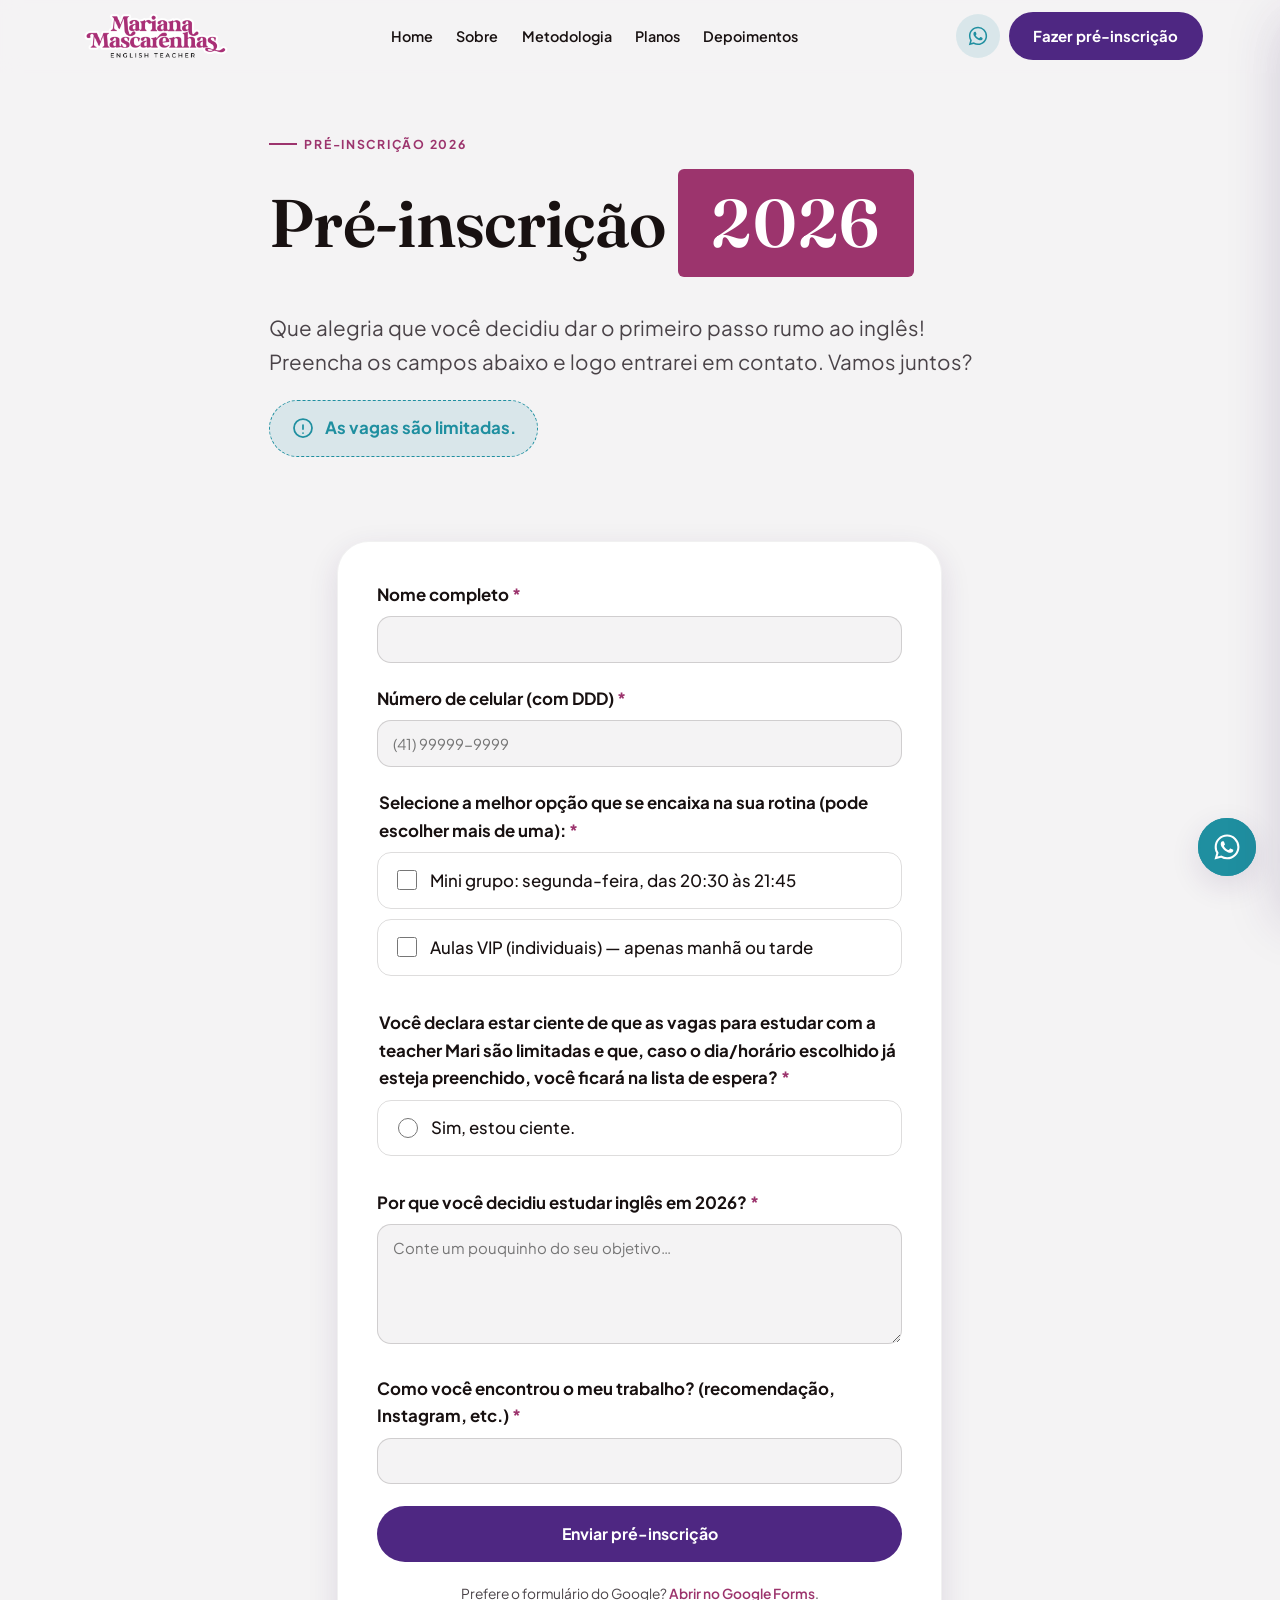
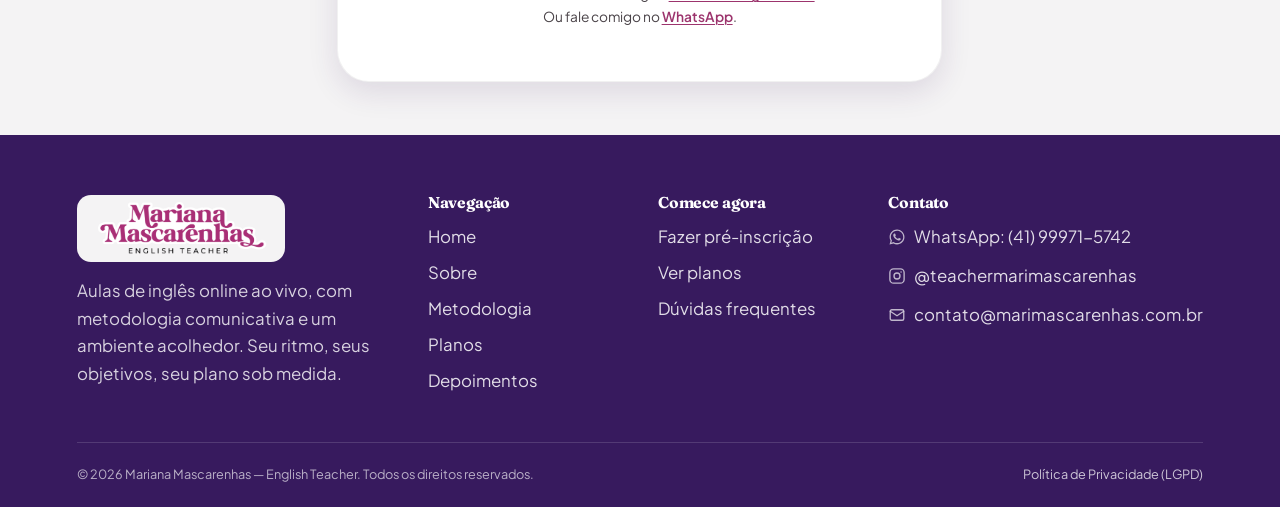
<file: inscricao.html>
<!DOCTYPE html>
<html lang="pt-BR">
<head>
  <meta charset="UTF-8" />
  <meta name="viewport" content="width=device-width, initial-scale=1.0" />
  <title>Pré-inscrição 2026 — Aulas de Inglês | Teacher Mari</title>
  <meta name="description" content="Faça sua pré-inscrição para as aulas de inglês da Teacher Mari em 2026. Vagas limitadas. Preencha o formulário e a Mari entra em contato com você." />
  <link rel="canonical" href="https://marimascarenhas.com.br/inscricao.html" />
  <link rel="icon" href="favicon.svg" type="image/svg+xml" />
  <meta name="robots" content="noindex, follow" />
  <meta property="og:type" content="website" />
  <meta property="og:title" content="Pré-inscrição 2026 — Aulas de Inglês | Teacher Mari" />
  <meta property="og:description" content="Vagas limitadas. Preencha o formulário e dê o primeiro passo rumo ao inglês." />
  <meta property="og:image" content="assets/img/og-image.jpg" />
  <meta name="twitter:card" content="summary_large_image" />
  <link rel="preconnect" href="https://fonts.googleapis.com" />
  <link rel="preconnect" href="https://fonts.gstatic.com" crossorigin />
  <link href="https://fonts.googleapis.com/css2?family=Fraunces:opsz,wght@9..144,500;9..144,600;9..144,700&family=Plus+Jakarta+Sans:wght@400;500;600;700&display=swap" rel="stylesheet" />
  <link rel="stylesheet" href="css/styles.css" />
</head>
<body>
  <header id="site-header"></header>

  <main id="main">
    <section class="page-hero">
      <div class="container measure">
        <p class="eyebrow reveal">Pré-inscrição 2026</p>
        <h1 class="reveal">Pré-inscrição <span class="title-block title-block--magenta">2026</span></h1>
        <p class="lead reveal">Que alegria que você decidiu dar o primeiro passo rumo ao inglês! Preencha os campos abaixo e logo entrarei em contato. Vamos juntos?</p>
        <p class="reveal"><span class="bonus-band" style="display:inline-flex"><svg viewBox="0 0 24 24" fill="none" stroke="currentColor" stroke-width="1.75" stroke-linecap="round" stroke-linejoin="round" aria-hidden="true"><path d="M12 9v4"/><path d="M12 17h.01"/><circle cx="12" cy="12" r="9"/></svg> As vagas são limitadas.</span></p>
      </div>
    </section>

    <section class="section section--tight">
      <div class="container form-wrap">
        <div class="form-card reveal">

          <!-- Estado de sucesso -->
          <div class="form-success" id="form-success" role="status" aria-live="polite">
            <div class="success-icon" aria-hidden="true">
              <svg viewBox="0 0 24 24" fill="none" stroke="currentColor" stroke-width="2" stroke-linecap="round" stroke-linejoin="round"><path d="M20 6 9 17l-5-5"/></svg>
            </div>
            <h2>Pré-inscrição recebida!</h2>
            <p class="lead mx-auto">A Mari vai te responder em breve. Enquanto isso, que tal me seguir no Instagram?</p>
            <a class="btn" href="https://instagram.com/teachermarimascarenhas" target="_blank" rel="noopener">Seguir @teachermarimascarenhas</a>
          </div>

          <!-- FORMULÁRIO
               Formspree: defina FORM_ENDPOINT em js/main.js.
               (Opcional Netlify: descomente name/data-netlify abaixo e veja o README.) -->
          <form id="preinscricao" novalidate
                method="POST"
                action="#"
                data-netlify="true"
                netlify-honeypot="_gotcha">
            <input type="hidden" name="form-name" value="preinscricao" />
            <input type="hidden" name="_subject" value="Nova pré-inscrição — site Teacher Mari" />
            <!-- honeypot anti-spam (não preencha) -->
            <p class="honeypot" aria-hidden="true">
              <label>Deixe este campo em branco: <input type="text" name="_gotcha" tabindex="-1" autocomplete="off" /></label>
            </p>

            <!-- 1. Nome -->
            <div class="field">
              <label for="nome">Nome completo <span class="req" aria-hidden="true">*</span></label>
              <input type="text" id="nome" name="nome" autocomplete="name" required aria-required="true" aria-describedby="err-nome" />
              <span class="error-msg" id="err-nome">Por favor, informe seu nome completo.</span>
            </div>

            <!-- 2. Celular -->
            <div class="field">
              <label for="celular">Número de celular (com DDD) <span class="req" aria-hidden="true">*</span></label>
              <input type="tel" id="celular" name="celular" inputmode="numeric" placeholder="(41) 99999-9999" autocomplete="tel" required aria-required="true" aria-describedby="err-celular" />
              <span class="error-msg" id="err-celular">Informe um celular válido com DDD (10 ou 11 dígitos).</span>
            </div>

            <!-- 3. Rotina (checkboxes) -->
            <div class="field">
              <fieldset>
                <legend class="fieldset-label">Selecione a melhor opção que se encaixa na sua rotina (pode escolher mais de uma): <span class="req" aria-hidden="true">*</span></legend>
                <label class="option">
                  <input type="checkbox" name="rotina" value="grupo" />
                  <span>Mini grupo: segunda-feira, das 20:30 às 21:45</span>
                </label>
                <label class="option">
                  <input type="checkbox" name="rotina" value="vip" />
                  <span>Aulas VIP (individuais) — apenas manhã ou tarde</span>
                </label>
                <span class="error-msg" id="err-rotina">Escolha pelo menos uma opção.</span>
              </fieldset>
            </div>

            <!-- 4. VIP condicional -->
            <div class="field" id="vip-extra">
              <label for="vipdetalhe">Caso tenha marcado “Aulas VIP”, escreva aqui qual seria a melhor possibilidade para você:</label>
              <textarea id="vipdetalhe" name="vipdetalhe" placeholder="Ex.: manhãs de terça e quinta, por volta das 10h."></textarea>
            </div>

            <!-- 5. Ciência (radio) -->
            <div class="field">
              <fieldset>
                <legend class="fieldset-label">Você declara estar ciente de que as vagas para estudar com a teacher Mari são limitadas e que, caso o dia/horário escolhido já esteja preenchido, você ficará na lista de espera? <span class="req" aria-hidden="true">*</span></legend>
                <label class="option">
                  <input type="radio" name="ciencia" value="sim" />
                  <span>Sim, estou ciente.</span>
                </label>
                <span class="error-msg" id="err-ciencia">Confirme que está ciente para continuar.</span>
              </fieldset>
            </div>

            <!-- 6. Motivo -->
            <div class="field">
              <!-- O ano "2026" é da campanha atual; edite aqui para a próxima turma. -->
              <label for="motivo">Por que você decidiu estudar inglês em 2026? <span class="req" aria-hidden="true">*</span></label>
              <textarea id="motivo" name="motivo" required aria-required="true" aria-describedby="err-motivo" placeholder="Conte um pouquinho do seu objetivo…"></textarea>
              <span class="error-msg" id="err-motivo">Conte rapidamente o seu motivo.</span>
            </div>

            <!-- 7. Origem -->
            <div class="field">
              <label for="origem">Como você encontrou o meu trabalho? (recomendação, Instagram, etc.) <span class="req" aria-hidden="true">*</span></label>
              <input type="text" id="origem" name="origem" required aria-required="true" aria-describedby="err-origem" />
              <span class="error-msg" id="err-origem">Conte como você me encontrou.</span>
            </div>

            <button class="btn btn--lg btn--block" type="submit">Enviar pré-inscrição</button>
          </form>

          <p class="form-alt">
            Prefere o formulário do Google? <a href="https://forms.gle/FXvgFFuVtUdAfoEP8" target="_blank" rel="noopener">Abrir no Google Forms</a>.<br />
            Ou fale comigo no <a href="https://wa.me/5541999715742?text=Oi%20Mari!%20Vim%20pelo%20site%20e%20quero%20saber%20mais%20sobre%20as%20aulas." target="_blank" rel="noopener">WhatsApp</a>.
          </p>
        </div>
      </div>
    </section>
  </main>

  <footer id="site-footer"></footer>
  <script src="js/components.js" defer></script>
  <script src="js/main.js" defer></script>
</body>
</html>
</file>
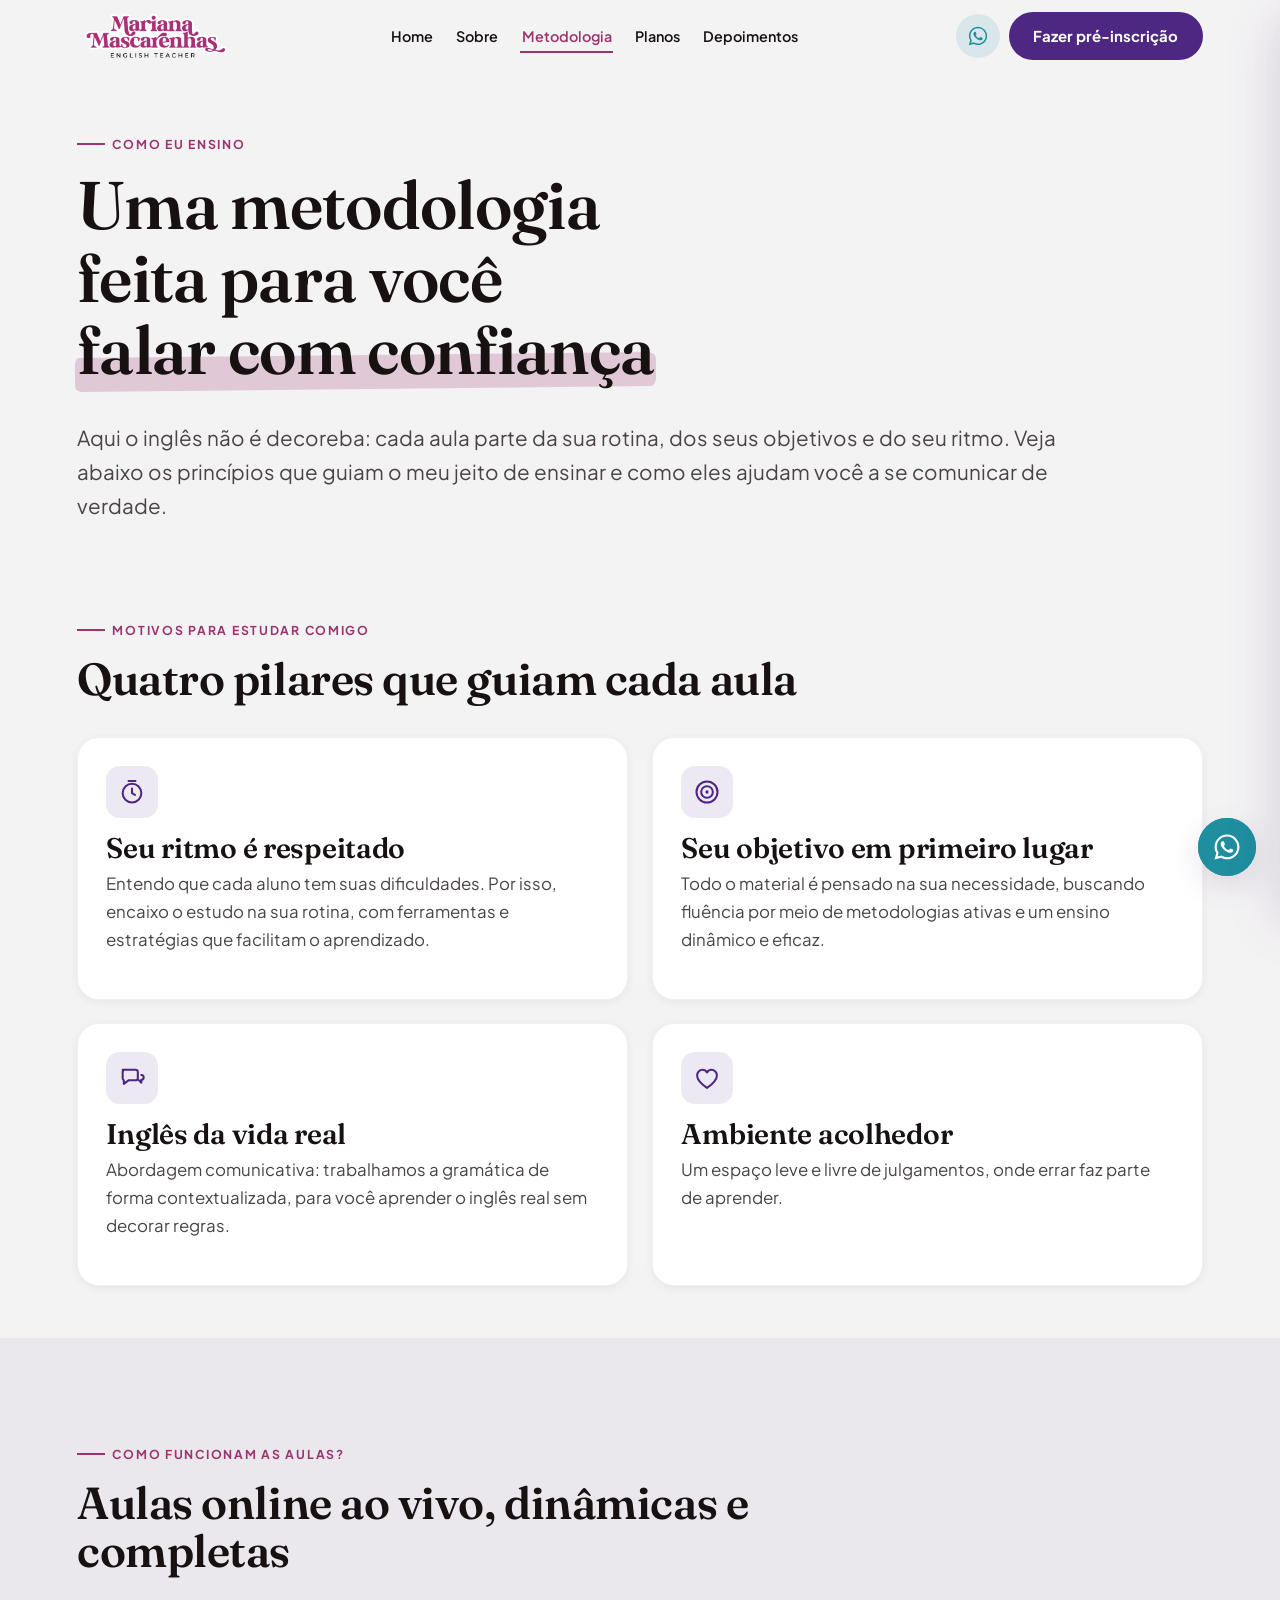
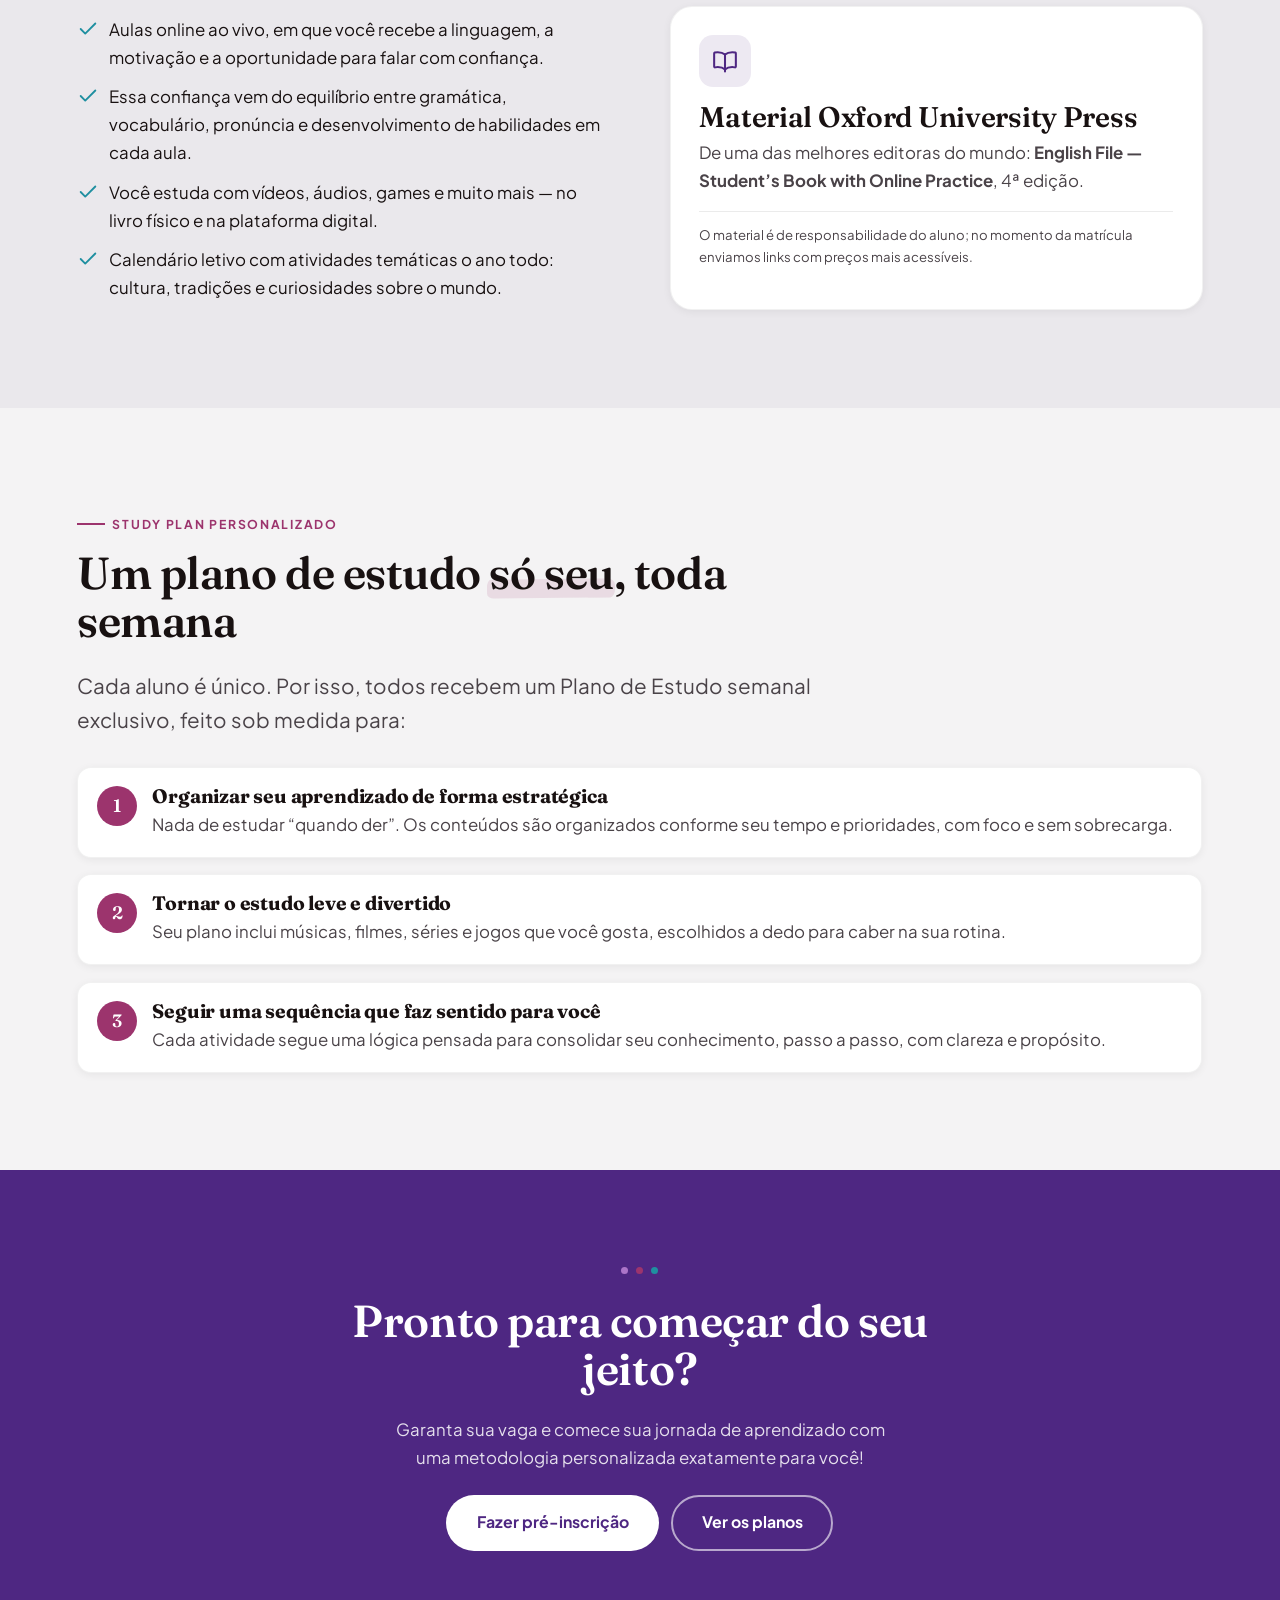
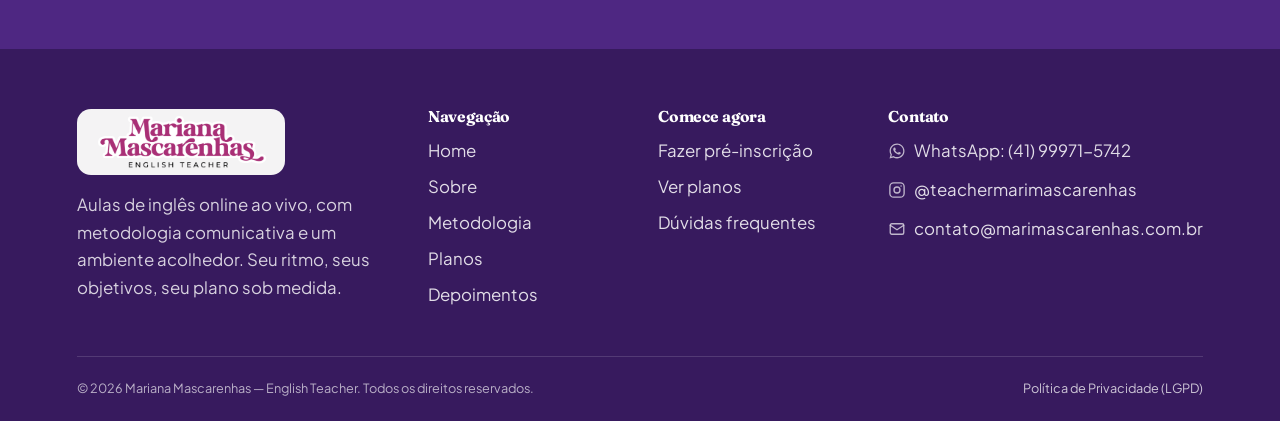
<file: metodologia.html>
<!DOCTYPE html>
<html lang="pt-BR">
<head>
  <meta charset="UTF-8" />
  <meta name="viewport" content="width=device-width, initial-scale=1.0" />
  <title>Metodologia — Como eu ensino inglês | Teacher Mari</title>
  <meta name="description" content="Metodologia comunicativa, material Oxford (English File), Study Plan personalizado e aulas online ao vivo. Veja como funcionam as aulas da Teacher Mari." />
  <link rel="canonical" href="https://marimascarenhas.com.br/metodologia.html" />
  <link rel="icon" href="favicon.svg" type="image/svg+xml" />
  <meta property="og:type" content="article" />
  <meta property="og:title" content="Metodologia — Como eu ensino inglês | Teacher Mari" />
  <meta property="og:description" content="Abordagem comunicativa, material Oxford e plano de estudo sob medida." />
  <meta property="og:image" content="assets/img/og-image.jpg" />
  <meta name="twitter:card" content="summary_large_image" />
  <link rel="preconnect" href="https://fonts.googleapis.com" />
  <link rel="preconnect" href="https://fonts.gstatic.com" crossorigin />
  <link href="https://fonts.googleapis.com/css2?family=Fraunces:opsz,wght@9..144,500;9..144,600;9..144,700&family=Plus+Jakarta+Sans:wght@400;500;600;700&display=swap" rel="stylesheet" />
  <link rel="stylesheet" href="css/styles.css" />
</head>
<body>
  <header id="site-header"></header>

  <main id="main">
    <section class="page-hero">
      <div class="container">
        <p class="eyebrow reveal">Como eu ensino</p>
        <h1 class="reveal">Uma metodologia<br>feita para você<br><span class="mark mark--strong">falar com confiança</span></h1>
        <p class="lead reveal">Aqui o inglês não é decoreba: cada aula parte da sua rotina, dos seus objetivos e do seu ritmo. Veja abaixo os princípios que guiam o meu jeito de ensinar e como eles ajudam você a se comunicar de verdade.</p>
      </div>
    </section>

    <!-- BLOCO A — Motivos para estudar comigo -->
    <section class="section section--tight">
      <div class="container">
        <div class="measure" style="margin-bottom:2.2rem">
          <p class="eyebrow reveal">Motivos para estudar comigo</p>
          <h2 class="reveal">Quatro pilares que guiam cada aula</h2>
        </div>
        <div class="grid grid--2">
          <article class="card reveal">
            <span class="icon-badge"><svg viewBox="0 0 24 24" fill="none" stroke="currentColor" stroke-width="1.75" stroke-linecap="round" stroke-linejoin="round" aria-hidden="true"><circle cx="12" cy="13" r="8"/><path d="M12 9v4l2.5 1.5"/><path d="M9 2.5h6"/></svg></span>
            <h3>Seu ritmo é respeitado</h3>
            <p class="muted">Entendo que cada aluno tem suas dificuldades. Por isso, encaixo o estudo na sua rotina, com ferramentas e estratégias que facilitam o aprendizado.</p>
          </article>
          <article class="card reveal">
            <span class="icon-badge"><svg viewBox="0 0 24 24" fill="none" stroke="currentColor" stroke-width="1.75" stroke-linecap="round" stroke-linejoin="round" aria-hidden="true"><circle cx="12" cy="12" r="9"/><circle cx="12" cy="12" r="5"/><circle cx="12" cy="12" r="1.4" fill="currentColor" stroke="none"/></svg></span>
            <h3>Seu objetivo em primeiro lugar</h3>
            <p class="muted">Todo o material é pensado na sua necessidade, buscando fluência por meio de metodologias ativas e um ensino dinâmico e eficaz.</p>
          </article>
          <article class="card reveal">
            <span class="icon-badge"><svg viewBox="0 0 24 24" fill="none" stroke="currentColor" stroke-width="1.75" stroke-linecap="round" stroke-linejoin="round" aria-hidden="true"><path d="M4 5h11a2 2 0 0 1 2 2v5a2 2 0 0 1-2 2H9l-4 3v-3a2 2 0 0 1-1-2V7a2 2 0 0 1 2-2Z"/><path d="M20 9.5a2 2 0 0 1 0 4v2.5l-2.2-2.2"/></svg></span>
            <h3>Inglês da vida real</h3>
            <p class="muted">Abordagem comunicativa: trabalhamos a gramática de forma contextualizada, para você aprender o inglês real sem decorar regras.</p>
          </article>
          <article class="card reveal">
            <span class="icon-badge"><svg viewBox="0 0 24 24" fill="none" stroke="currentColor" stroke-width="1.75" stroke-linecap="round" stroke-linejoin="round" aria-hidden="true"><path d="M12 20.5C7 17 3.5 13.8 3.5 9.8 3.5 7.1 5.6 5 8.2 5c1.7 0 3 .9 3.8 2.2C12.8 5.9 14.1 5 15.8 5c2.6 0 4.7 2.1 4.7 4.8 0 4-3.5 7.2-8.5 10.7Z"/></svg></span>
            <h3>Ambiente acolhedor</h3>
            <p class="muted">Um espaço leve e livre de julgamentos, onde errar faz parte de aprender.</p>
          </article>
        </div>
      </div>
    </section>

    <!-- BLOCO B — Como funcionam as aulas -->
    <section class="section section--alt">
      <div class="container">
        <div class="measure" style="margin-bottom:2rem">
          <p class="eyebrow reveal">Como funcionam as aulas?</p>
          <h2 class="reveal">Aulas online ao vivo, dinâmicas e completas</h2>
        </div>
        <div class="two-col">
          <ul class="feature-list reveal">
            <li><svg viewBox="0 0 24 24" fill="none" stroke="currentColor" stroke-width="2" stroke-linecap="round" stroke-linejoin="round" aria-hidden="true"><path d="M20 6 9 17l-5-5"/></svg> <span>Aulas online ao vivo, em que você recebe a linguagem, a motivação e a oportunidade para falar com confiança.</span></li>
            <li><svg viewBox="0 0 24 24" fill="none" stroke="currentColor" stroke-width="2" stroke-linecap="round" stroke-linejoin="round" aria-hidden="true"><path d="M20 6 9 17l-5-5"/></svg> <span>Essa confiança vem do equilíbrio entre gramática, vocabulário, pronúncia e desenvolvimento de habilidades em cada aula.</span></li>
            <li><svg viewBox="0 0 24 24" fill="none" stroke="currentColor" stroke-width="2" stroke-linecap="round" stroke-linejoin="round" aria-hidden="true"><path d="M20 6 9 17l-5-5"/></svg> <span>Você estuda com vídeos, áudios, games e muito mais — no livro físico e na plataforma digital.</span></li>
            <li><svg viewBox="0 0 24 24" fill="none" stroke="currentColor" stroke-width="2" stroke-linecap="round" stroke-linejoin="round" aria-hidden="true"><path d="M20 6 9 17l-5-5"/></svg> <span>Calendário letivo com atividades temáticas o ano todo: cultura, tradições e curiosidades sobre o mundo.</span></li>
          </ul>
          <article class="card reveal">
            <span class="icon-badge"><svg viewBox="0 0 24 24" fill="none" stroke="currentColor" stroke-width="1.75" stroke-linecap="round" stroke-linejoin="round" aria-hidden="true"><path d="M12 6.5C10.4 5.1 8.3 4.5 5.8 4.5c-.9 0-1.8.1-2.6.3a.7.7 0 0 0-.5.68v11.3c0 .46.42.8.87.69.68-.16 1.5-.27 2.26-.27 2.5 0 4.6.6 6.2 2"/><path d="M12 6.5c1.6-1.4 3.7-2 6.2-2 .9 0 1.8.1 2.6.3.3.07.5.36.5.68v11.3c0 .46-.42.8-.87.69-.68-.16-1.5-.27-2.26-.27-2.5 0-4.6.6-6.2 2"/><path d="M12 6.5V21"/></svg></span>
            <h3>Material Oxford University Press</h3>
            <p class="muted">De uma das melhores editoras do mundo: <strong>English File — Student’s Book with Online Practice</strong>, 4ª edição.</p>
            <p class="muted" style="font-size:0.88rem;border-top:1px solid rgba(0,0,0,0.08);padding-top:0.8rem;margin-top:0.8rem">O material é de responsabilidade do aluno; no momento da matrícula enviamos links com preços mais acessíveis.</p>
          </article>
        </div>
      </div>
    </section>

    <!-- BLOCO C — Study Plan -->
    <section class="section">
      <div class="container">
        <div class="measure" style="margin-bottom:2rem">
          <p class="eyebrow reveal">Study Plan personalizado</p>
          <h2 class="reveal">Um plano de estudo <span class="mark">só seu</span>, toda semana</h2>
          <p class="lead reveal">Cada aluno é único. Por isso, todos recebem um Plano de Estudo semanal exclusivo, feito sob medida para:</p>
        </div>
        <ol class="steps">
          <li class="step reveal">
            <span class="step-num">1</span>
            <div>
              <h4>Organizar seu aprendizado de forma estratégica</h4>
              <p>Nada de estudar “quando der”. Os conteúdos são organizados conforme seu tempo e prioridades, com foco e sem sobrecarga.</p>
            </div>
          </li>
          <li class="step reveal">
            <span class="step-num">2</span>
            <div>
              <h4>Tornar o estudo leve e divertido</h4>
              <p>Seu plano inclui músicas, filmes, séries e jogos que você gosta, escolhidos a dedo para caber na sua rotina.</p>
            </div>
          </li>
          <li class="step reveal">
            <span class="step-num">3</span>
            <div>
              <h4>Seguir uma sequência que faz sentido para você</h4>
              <p>Cada atividade segue uma lógica pensada para consolidar seu conhecimento, passo a passo, com clareza e propósito.</p>
            </div>
          </li>
        </ol>
      </div>
    </section>

    <section class="section section--ink cta-band">
      <div class="container">
        <div class="divider-dots reveal" aria-hidden="true"><span></span><span></span><span></span></div>
        <h2 class="reveal">Pronto para começar do seu jeito?</h2>
        <p class="reveal mx-auto" style="max-width:42ch">Garanta sua vaga e comece sua jornada de aprendizado com uma metodologia personalizada exatamente para você!</p>
        <div class="actions reveal">
          <a class="btn btn--lg btn--primary-light" href="inscricao.html">Fazer pré-inscrição</a>
          <a class="btn btn--secondary btn--lg" href="planos.html">Ver os planos</a>
        </div>
      </div>
    </section>
  </main>

  <footer id="site-footer"></footer>
  <script src="js/components.js" defer></script>
  <script src="js/main.js" defer></script>
</body>
</html>
</file>
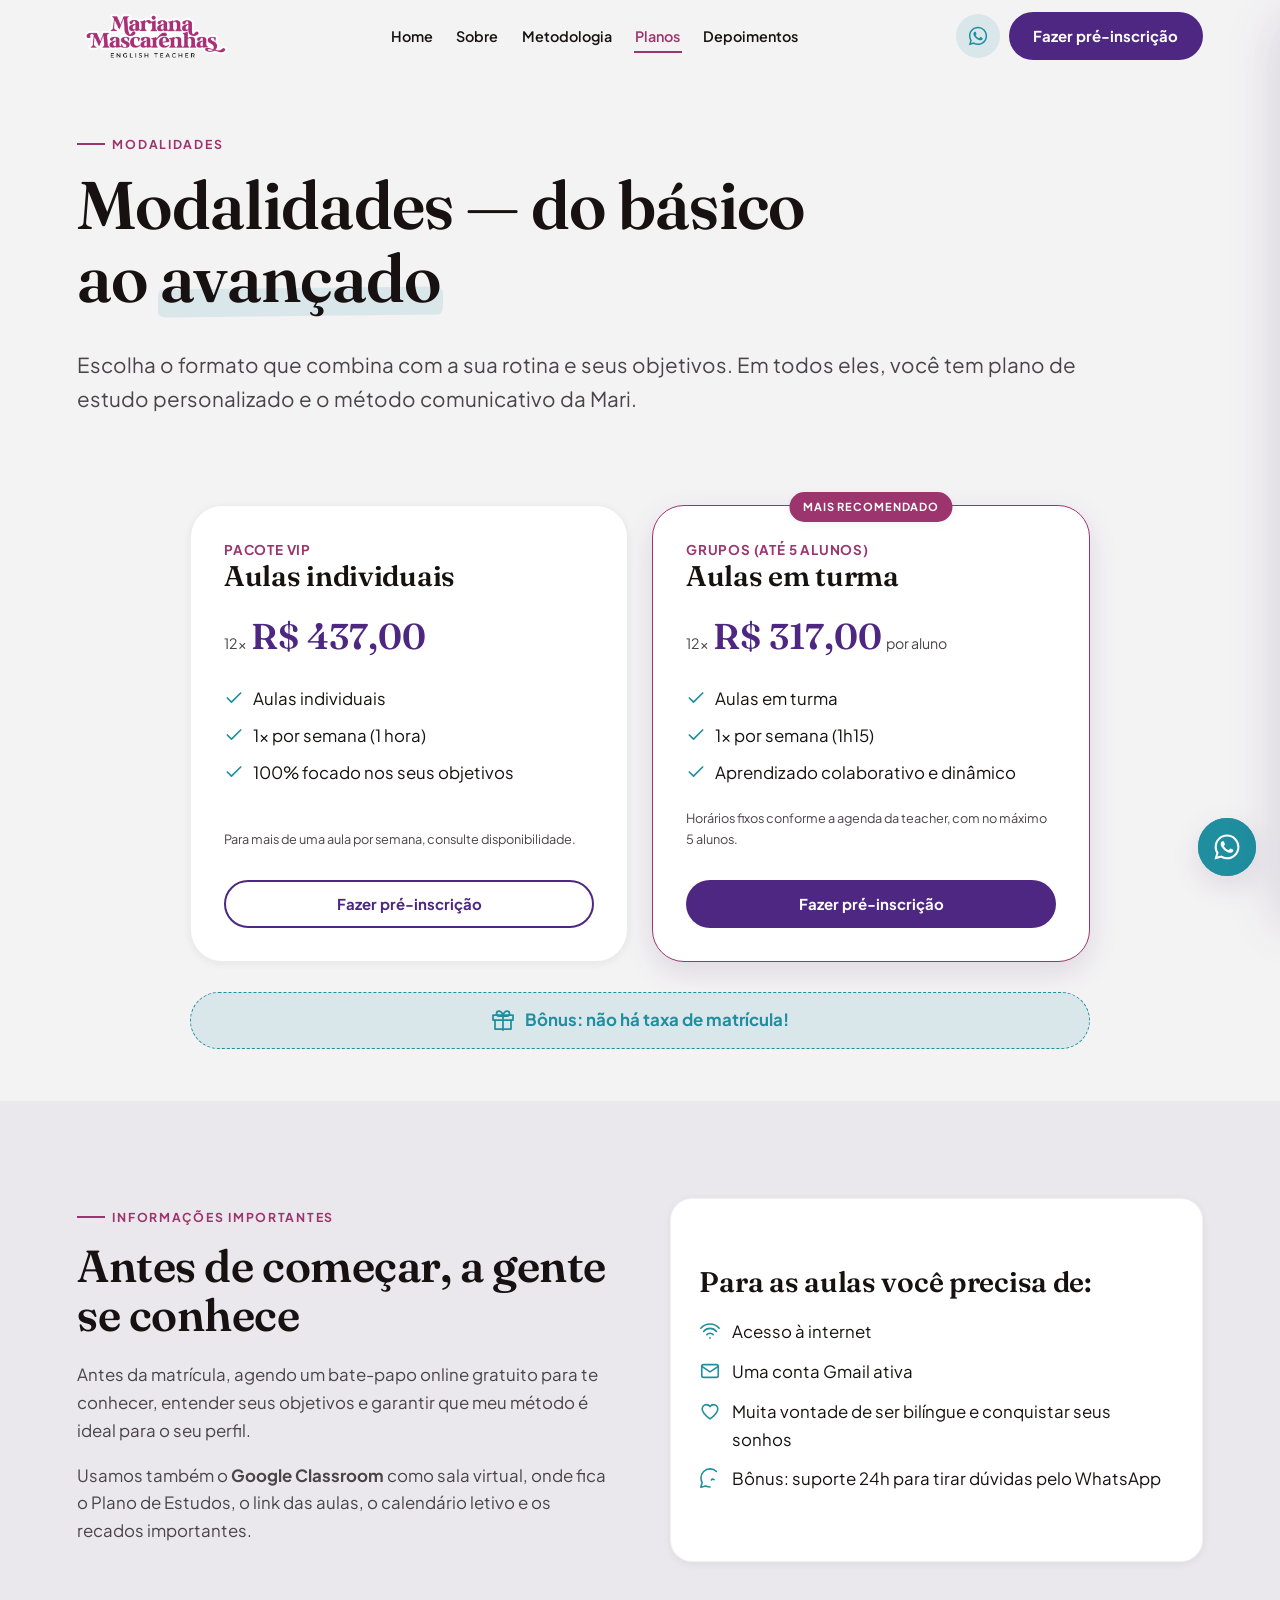
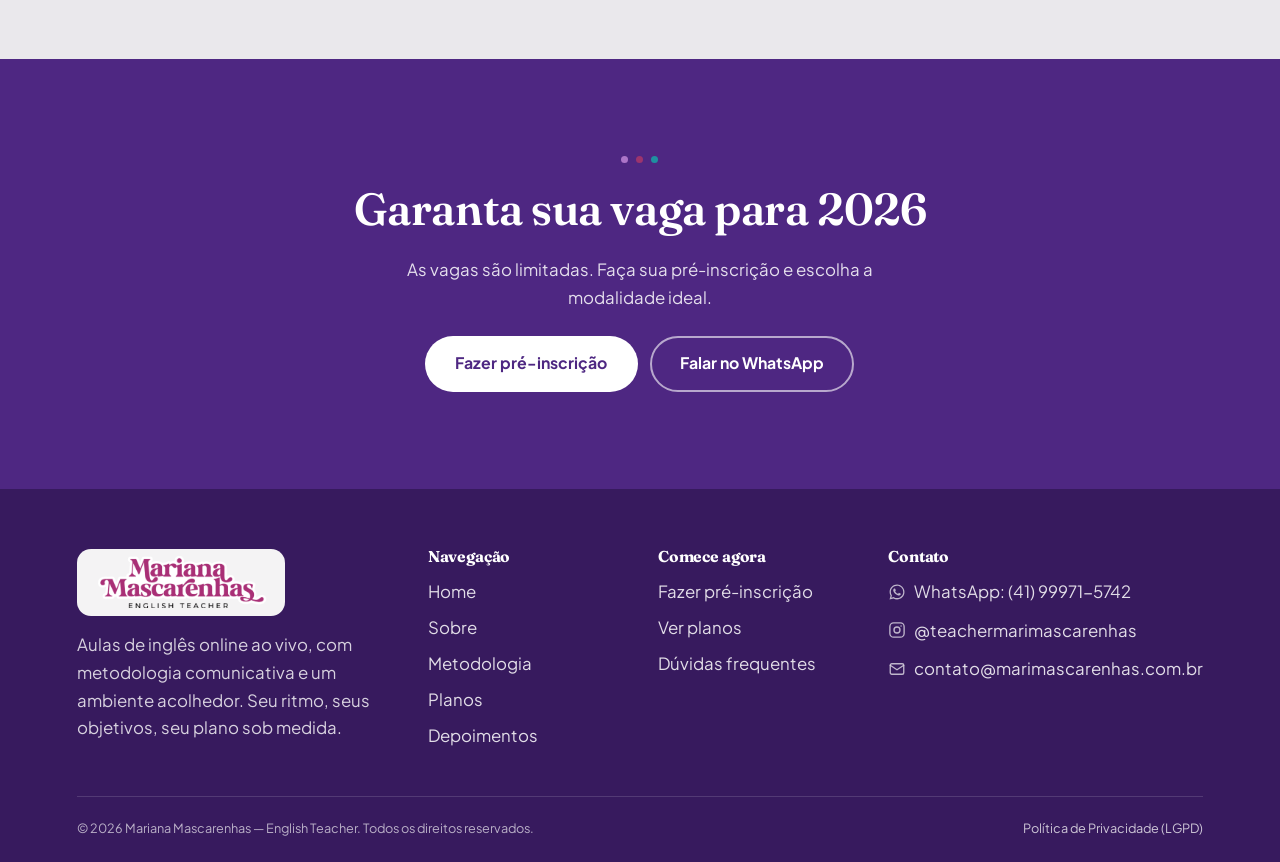
<file: planos.html>
<!DOCTYPE html>
<html lang="pt-BR">
<head>
  <meta charset="UTF-8" />
  <meta name="viewport" content="width=device-width, initial-scale=1.0" />
  <title>Planos e Modalidades — Aulas de Inglês | Teacher Mari</title>
  <meta name="description" content="Modalidades de aulas de inglês com a Teacher Mari: Pacote VIP individual (12x R$ 437) e Grupos até 5 alunos (12x R$ 317). Sem taxa de matrícula." />
  <link rel="canonical" href="https://marimascarenhas.com.br/planos.html" />
  <link rel="icon" href="favicon.svg" type="image/svg+xml" />
  <meta property="og:type" content="website" />
  <meta property="og:title" content="Planos e Modalidades — Aulas de Inglês | Teacher Mari" />
  <meta property="og:description" content="Pacote VIP individual e Grupos até 5 alunos. Sem taxa de matrícula." />
  <meta property="og:image" content="assets/img/og-image.jpg" />
  <meta name="twitter:card" content="summary_large_image" />
  <link rel="preconnect" href="https://fonts.googleapis.com" />
  <link rel="preconnect" href="https://fonts.gstatic.com" crossorigin />
  <link href="https://fonts.googleapis.com/css2?family=Fraunces:opsz,wght@9..144,500;9..144,600;9..144,700&family=Plus+Jakarta+Sans:wght@400;500;600;700&display=swap" rel="stylesheet" />
  <link rel="stylesheet" href="css/styles.css" />
</head>
<body>
  <header id="site-header"></header>

  <main id="main">
    <section class="page-hero">
      <div class="container">
        <p class="eyebrow reveal">Modalidades</p>
        <h1 class="reveal">Modalidades — do básico ao <span class="mark mark--teal">avançado</span></h1>
        <p class="lead reveal">Escolha o formato que combina com a sua rotina e seus objetivos. Em todos eles, você tem plano de estudo personalizado e o método comunicativo da Mari.</p>
      </div>
    </section>

    <section class="section section--tight">
      <div class="container">
        <div class="grid grid--2" style="max-width:900px;margin-inline:auto">
          <article class="plan reveal">
            <span class="plan-kind">Pacote VIP</span>
            <h3>Aulas individuais</h3>
            <p class="price"><small>12x</small> <b>R$ 437,00</b></p>
            <ul class="plan-feats">
              <li><svg viewBox="0 0 24 24" fill="none" stroke="currentColor" stroke-width="2" stroke-linecap="round" stroke-linejoin="round" aria-hidden="true"><path d="M20 6 9 17l-5-5"/></svg> <span>Aulas individuais</span></li>
              <li><svg viewBox="0 0 24 24" fill="none" stroke="currentColor" stroke-width="2" stroke-linecap="round" stroke-linejoin="round" aria-hidden="true"><path d="M20 6 9 17l-5-5"/></svg> <span>1x por semana (1 hora)</span></li>
              <li><svg viewBox="0 0 24 24" fill="none" stroke="currentColor" stroke-width="2" stroke-linecap="round" stroke-linejoin="round" aria-hidden="true"><path d="M20 6 9 17l-5-5"/></svg> <span>100% focado nos seus objetivos</span></li>
            </ul>
            <p class="note">Para mais de uma aula por semana, consulte disponibilidade.</p>
            <a class="btn btn--secondary btn--block" href="inscricao.html?plano=vip">Fazer pré-inscrição</a>
          </article>

          <article class="plan plan--featured reveal">
            <span class="badge">Mais recomendado</span>
            <span class="plan-kind">Grupos (até 5 alunos)</span>
            <h3>Aulas em turma</h3>
            <p class="price"><small>12x</small> <b>R$ 317,00</b> <small>por aluno</small></p>
            <ul class="plan-feats">
              <li><svg viewBox="0 0 24 24" fill="none" stroke="currentColor" stroke-width="2" stroke-linecap="round" stroke-linejoin="round" aria-hidden="true"><path d="M20 6 9 17l-5-5"/></svg> <span>Aulas em turma</span></li>
              <li><svg viewBox="0 0 24 24" fill="none" stroke="currentColor" stroke-width="2" stroke-linecap="round" stroke-linejoin="round" aria-hidden="true"><path d="M20 6 9 17l-5-5"/></svg> <span>1x por semana (1h15)</span></li>
              <li><svg viewBox="0 0 24 24" fill="none" stroke="currentColor" stroke-width="2" stroke-linecap="round" stroke-linejoin="round" aria-hidden="true"><path d="M20 6 9 17l-5-5"/></svg> <span>Aprendizado colaborativo e dinâmico</span></li>
            </ul>
            <p class="note">Horários fixos conforme a agenda da teacher, com no máximo 5 alunos.</p>
            <a class="btn btn--block" href="inscricao.html?plano=grupo">Fazer pré-inscrição</a>
          </article>
        </div>

        <div class="bonus-band reveal" style="max-width:900px;margin:2rem auto 0">
          <svg viewBox="0 0 24 24" fill="none" stroke="currentColor" stroke-width="1.75" stroke-linecap="round" stroke-linejoin="round" aria-hidden="true"><path d="M20 12v9H4v-9"/><path d="M2 7h20v5H2z"/><path d="M12 22V7"/><path d="M12 7S10.5 3 8 3a2.5 2.5 0 0 0 0 5h4M12 7s1.5-4 4-4a2.5 2.5 0 0 1 0 5h-4"/></svg>
          Bônus: não há taxa de matrícula!
        </div>
      </div>
    </section>

    <!-- Informações importantes -->
    <section class="section section--alt">
      <div class="container">
        <div class="two-col">
          <div class="reveal">
            <p class="eyebrow">Informações importantes</p>
            <h2>Antes de começar, a gente se conhece</h2>
            <p class="muted">Antes da matrícula, agendo um bate-papo online gratuito para te conhecer, entender seus objetivos e garantir que meu método é ideal para o seu perfil.</p>
            <p class="muted">Usamos também o <strong>Google Classroom</strong> como sala virtual, onde fica o Plano de Estudos, o link das aulas, o calendário letivo e os recados importantes.</p>
          </div>
          <div class="card reveal" id="card-requisitos">
            <h3>Para as aulas você precisa de:</h3>
            <ul class="feature-list" style="margin-top:1rem">
              <li><svg viewBox="0 0 24 24" fill="none" stroke="currentColor" stroke-width="1.75" stroke-linecap="round" stroke-linejoin="round" aria-hidden="true"><path d="M5 12.5a9 9 0 0 1 14 0"/><path d="M2 9a13 13 0 0 1 20 0"/><path d="M8.5 16a5 5 0 0 1 7 0"/><circle cx="12" cy="19.5" r="1" fill="currentColor" stroke="none"/></svg> <span>Acesso à internet</span></li>
              <li><svg viewBox="0 0 24 24" fill="none" stroke="currentColor" stroke-width="1.75" stroke-linecap="round" stroke-linejoin="round" aria-hidden="true"><rect x="3" y="5" width="18" height="14" rx="2"/><path d="m3 7 9 6 9-6"/></svg> <span>Uma conta Gmail ativa</span></li>
              <li><svg viewBox="0 0 24 24" fill="none" stroke="currentColor" stroke-width="1.75" stroke-linecap="round" stroke-linejoin="round" aria-hidden="true"><path d="M12 20.5C7 17 3.5 13.8 3.5 9.8 3.5 7.1 5.6 5 8.2 5c1.7 0 3 .9 3.8 2.2C12.8 5.9 14.1 5 15.8 5c2.6 0 4.7 2.1 4.7 4.8 0 4-3.5 7.2-8.5 10.7Z"/></svg> <span>Muita vontade de ser bilíngue e conquistar seus sonhos</span></li>
              <li><svg viewBox="0 0 24 24" fill="none" stroke="currentColor" stroke-width="1.75" stroke-linecap="round" stroke-linejoin="round" aria-hidden="true"><path d="M19.05 4.91A9.82 9.82 0 0 0 12.04 2C6.58 2 2.13 6.45 2.13 11.91c0 1.75.46 3.45 1.32 4.95L2 22l5.25-1.38a9.9 9.9 0 0 0 4.79 1.22"/><path d="M16.5 13.9c-.25-.12-1.47-.72-1.69-.81-.23-.08-.39-.12-.56.12-.16.25-.64.81-.79.97"/></svg> <span>Bônus: suporte 24h para tirar dúvidas pelo WhatsApp</span></li>
            </ul>
          </div>
        </div>
      </div>
    </section>

    <section class="section section--ink cta-band">
      <div class="container">
        <div class="divider-dots reveal" aria-hidden="true"><span></span><span></span><span></span></div>
        <h2 class="reveal">Garanta sua vaga para 2026</h2>
        <p class="reveal mx-auto" style="max-width:42ch">As vagas são limitadas. Faça sua pré-inscrição e escolha a modalidade ideal.</p>
        <div class="actions reveal">
          <a class="btn btn--lg btn--primary-light" href="inscricao.html">Fazer pré-inscrição</a>
          <a class="btn btn--secondary btn--lg" href="https://wa.me/5541999715742?text=Oi%20Mari!%20Vim%20pelo%20site%20e%20quero%20saber%20mais%20sobre%20as%20aulas." target="_blank" rel="noopener">Falar no WhatsApp</a>
        </div>
      </div>
    </section>
  </main>

  <footer id="site-footer"></footer>
  <script src="js/components.js" defer></script>
  <script src="js/main.js" defer></script>
</body>
</html>
</file>
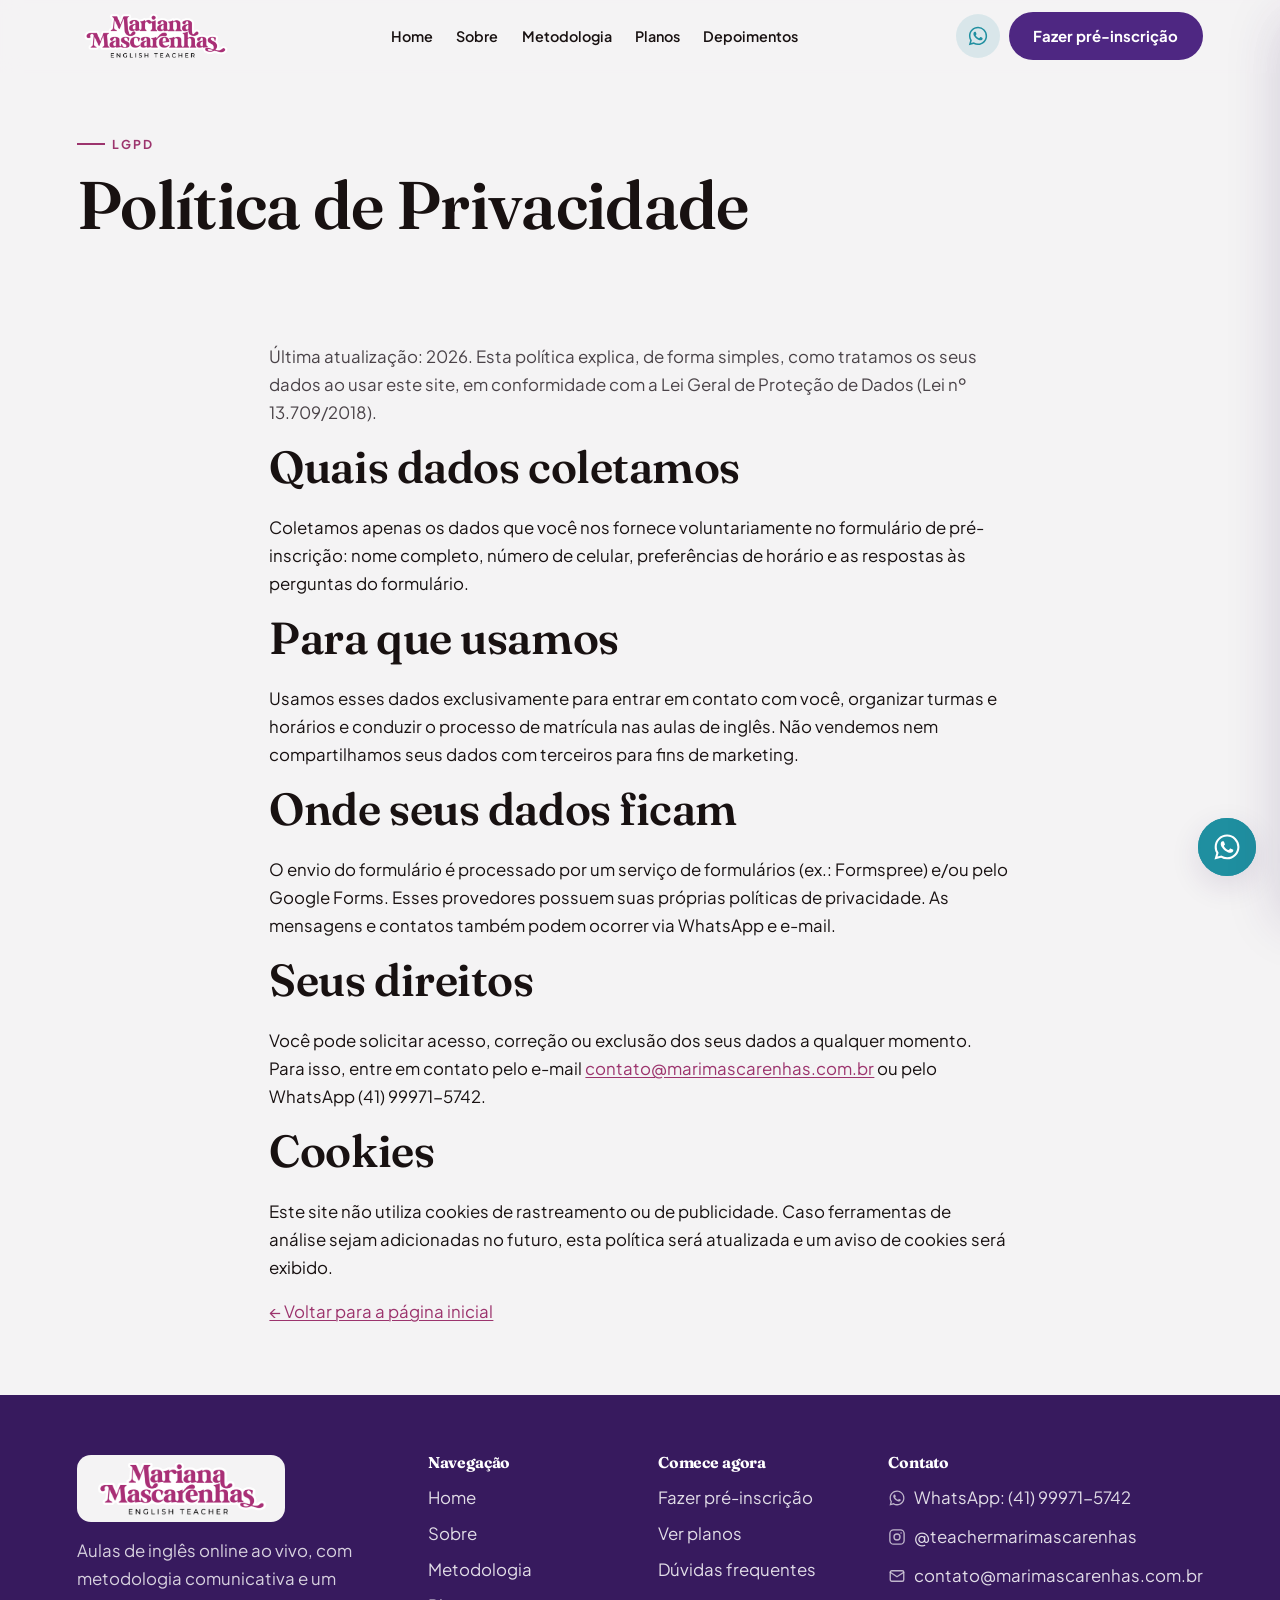
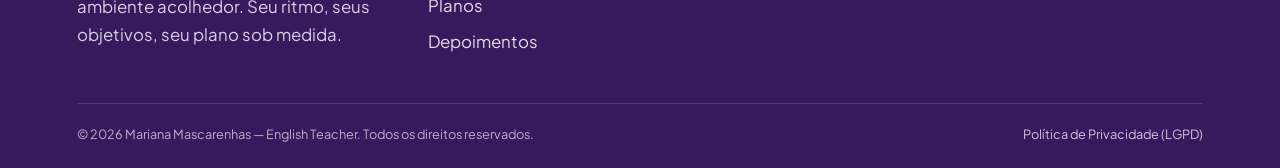
<file: politica-privacidade.html>
<!DOCTYPE html>
<html lang="pt-BR">
<head>
  <meta charset="UTF-8" />
  <meta name="viewport" content="width=device-width, initial-scale=1.0" />
  <title>Política de Privacidade (LGPD) | Teacher Mari</title>
  <meta name="description" content="Política de Privacidade do site da Teacher Mari: como os dados da pré-inscrição são coletados, usados e protegidos, conforme a LGPD." />
  <link rel="canonical" href="https://marimascarenhas.com.br/politica-privacidade.html" />
  <link rel="icon" href="favicon.svg" type="image/svg+xml" />
  <meta name="robots" content="noindex, follow" />
  <link rel="preconnect" href="https://fonts.googleapis.com" />
  <link rel="preconnect" href="https://fonts.gstatic.com" crossorigin />
  <link href="https://fonts.googleapis.com/css2?family=Fraunces:opsz,wght@9..144,500;9..144,600;9..144,700&family=Plus+Jakarta+Sans:wght@400;500;600;700&display=swap" rel="stylesheet" />
  <link rel="stylesheet" href="css/styles.css" />
</head>
<body>
  <header id="site-header"></header>

  <main id="main">
    <section class="page-hero">
      <div class="container">
        <p class="eyebrow reveal">LGPD</p>
        <h1 class="reveal">Política de Privacidade</h1>
      </div>
    </section>

    <section class="section section--tight">
      <div class="container measure stack reveal">
        <p class="muted">Última atualização: 2026. Esta política explica, de forma simples, como tratamos os seus dados ao usar este site, em conformidade com a Lei Geral de Proteção de Dados (Lei nº 13.709/2018).</p>

        <h2>Quais dados coletamos</h2>
        <p>Coletamos apenas os dados que você nos fornece voluntariamente no formulário de pré-inscrição: nome completo, número de celular, preferências de horário e as respostas às perguntas do formulário.</p>

        <h2>Para que usamos</h2>
        <p>Usamos esses dados exclusivamente para entrar em contato com você, organizar turmas e horários e conduzir o processo de matrícula nas aulas de inglês. Não vendemos nem compartilhamos seus dados com terceiros para fins de marketing.</p>

        <h2>Onde seus dados ficam</h2>
        <p>O envio do formulário é processado por um serviço de formulários (ex.: Formspree) e/ou pelo Google Forms. Esses provedores possuem suas próprias políticas de privacidade. As mensagens e contatos também podem ocorrer via WhatsApp e e-mail.</p>

        <h2>Seus direitos</h2>
        <p>Você pode solicitar acesso, correção ou exclusão dos seus dados a qualquer momento. Para isso, entre em contato pelo e-mail <a href="mailto:contato@marimascarenhas.com.br">contato@marimascarenhas.com.br</a> ou pelo WhatsApp (41) 99971-5742.</p>

        <h2>Cookies</h2>
        <p>Este site não utiliza cookies de rastreamento ou de publicidade. Caso ferramentas de análise sejam adicionadas no futuro, esta política será atualizada e um aviso de cookies será exibido.</p>

        <p><a href="index.html">← Voltar para a página inicial</a></p>
      </div>
    </section>
  </main>

  <footer id="site-footer"></footer>
  <script src="js/components.js" defer></script>
  <script src="js/main.js" defer></script>
</body>
</html>
</file>
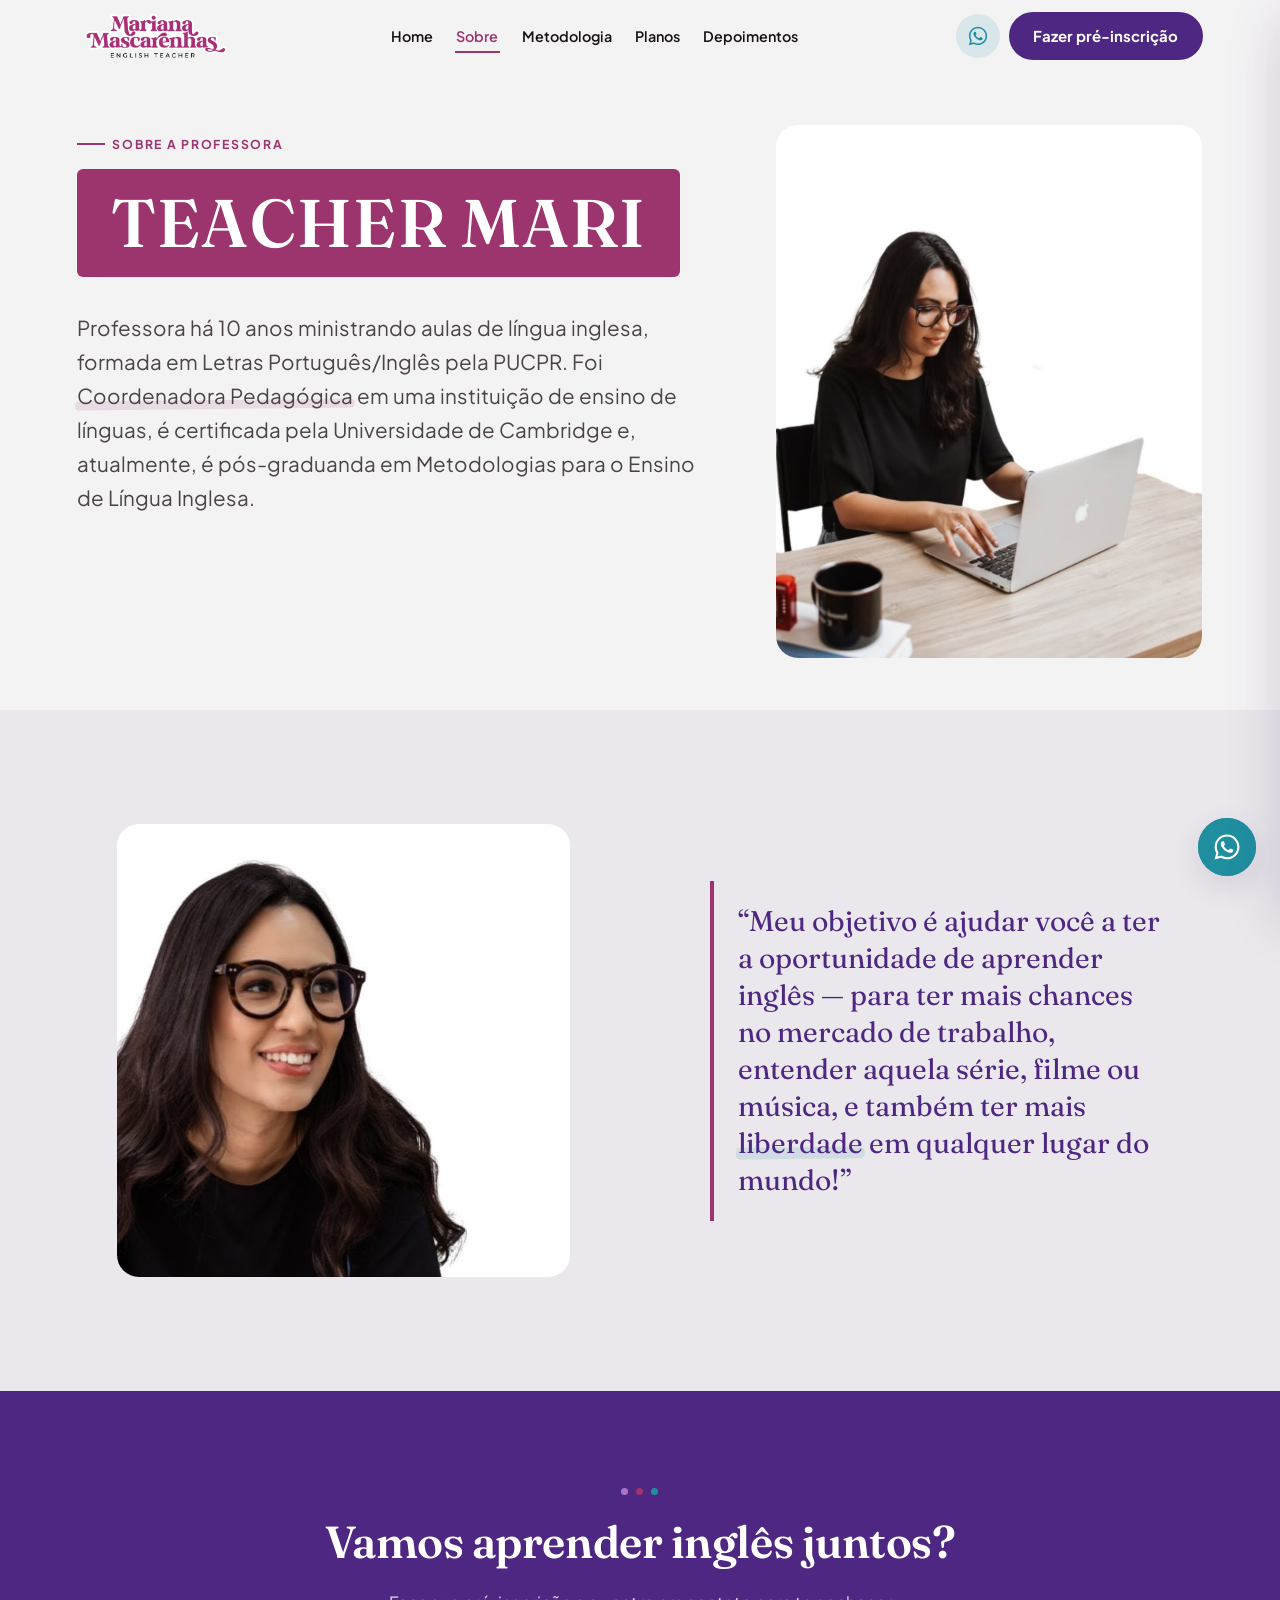
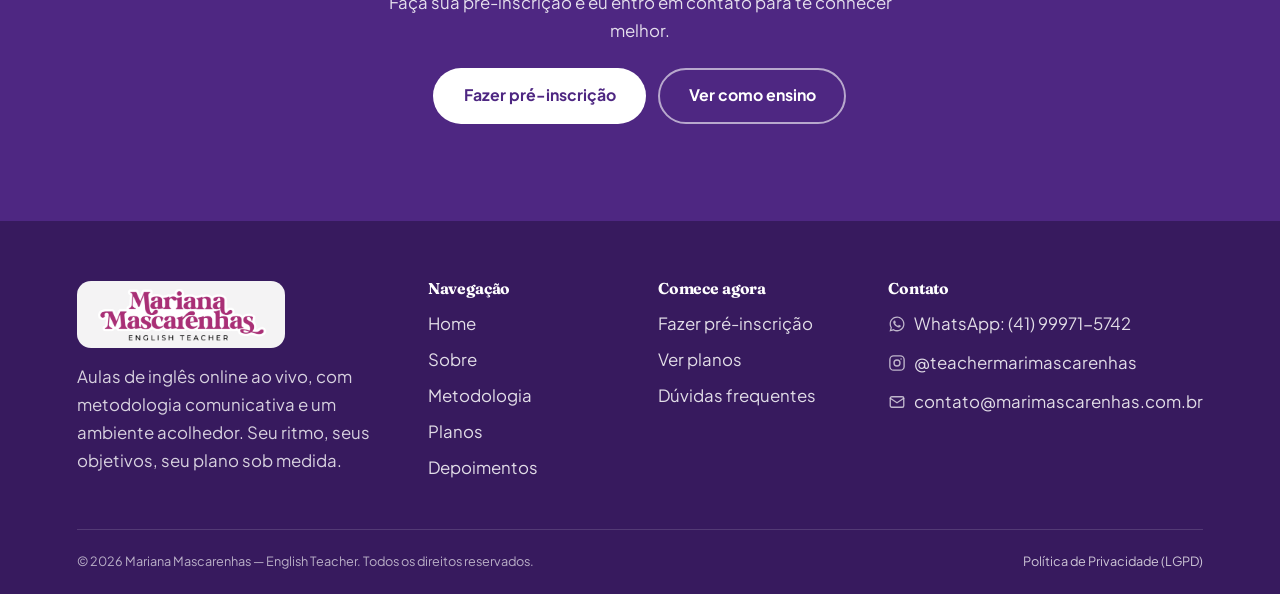
<file: sobre.html>
<!DOCTYPE html>
<html lang="pt-BR">
<head>
  <meta charset="UTF-8" />
  <meta name="viewport" content="width=device-width, initial-scale=1.0" />
  <title>Quem é a Teacher Mari — Sobre a professora | Mari Mascarenhas</title>
  <meta name="description" content="Conheça a Teacher Mari: 10 anos de experiência, Letras pela PUCPR, ex-coordenadora pedagógica, certificada por Cambridge e pós-graduanda em Metodologias de Ensino." />
  <link rel="canonical" href="https://marimascarenhas.com.br/sobre.html" />
  <link rel="icon" href="favicon.svg" type="image/svg+xml" />
  <meta property="og:type" content="profile" />
  <meta property="og:title" content="Quem é a Teacher Mari — Sobre a professora" />
  <meta property="og:description" content="10 anos de experiência, certificada por Cambridge e apaixonada por ensinar o inglês da vida real." />
  <meta property="og:image" content="assets/img/og-image.jpg" />
  <meta name="twitter:card" content="summary_large_image" />
  <link rel="preconnect" href="https://fonts.googleapis.com" />
  <link rel="preconnect" href="https://fonts.gstatic.com" crossorigin />
  <link href="https://fonts.googleapis.com/css2?family=Fraunces:opsz,wght@9..144,500;9..144,600;9..144,700&family=Plus+Jakarta+Sans:wght@400;500;600;700&display=swap" rel="stylesheet" />
  <link rel="stylesheet" href="css/styles.css" />
</head>
<body>
  <header id="site-header"></header>

  <main id="main">
    <section class="section section--tight sobre-hero">
      <div class="container two-col narrow-img">
        <div class="reveal sobre-hero-copy">
          <p class="eyebrow">Sobre a professora</p>
          <h1><span class="title-block title-block--magenta">Teacher Mari</span></h1>
          <p class="lead">Professora há 10 anos ministrando aulas de língua inglesa, formada em Letras Português/Inglês pela PUCPR. Foi <span class="mark">Coordenadora Pedagógica</span> em uma instituição de ensino de línguas, é certificada pela Universidade de Cambridge e, atualmente, é pós-graduanda em Metodologias para o Ensino de Língua Inglesa.</p>
          <!--<ul class="chips">
            <li class="chip"><svg viewBox="0 0 24 24" fill="none" stroke="currentColor" stroke-width="2" stroke-linecap="round" stroke-linejoin="round" aria-hidden="true"><path d="M20 6 9 17l-5-5"/></svg> 10 anos de experiência</li>
            <li class="chip"><svg viewBox="0 0 24 24" fill="none" stroke="currentColor" stroke-width="2" stroke-linecap="round" stroke-linejoin="round" aria-hidden="true"><path d="M20 6 9 17l-5-5"/></svg> PUCPR — Letras</li>
            <li class="chip"><svg viewBox="0 0 24 24" fill="none" stroke="currentColor" stroke-width="2" stroke-linecap="round" stroke-linejoin="round" aria-hidden="true"><path d="M20 6 9 17l-5-5"/></svg> Certificada por Cambridge</li>
            <li class="chip"><svg viewBox="0 0 24 24" fill="none" stroke="currentColor" stroke-width="2" stroke-linecap="round" stroke-linejoin="round" aria-hidden="true"><path d="M20 6 9 17l-5-5"/></svg> Ex-Coordenadora Pedagógica</li>
            <li class="chip"><svg viewBox="0 0 24 24" fill="none" stroke="currentColor" stroke-width="2" stroke-linecap="round" stroke-linejoin="round" aria-hidden="true"><path d="M20 6 9 17l-5-5"/></svg> Pós-graduanda em Metodologias de Ensino</li>
          </ul>-->
        </div>
        <figure class="reveal">
          <img class="ph-photo" src="assets/img/mari-sobre.jpg" width="800" height="1000" alt="Retrato da Teacher Mari" loading="lazy" />
        </figure>
      </div>
    </section>

    <section class="section section--alt">
      <div class="container two-col">
        <figure class="reveal">
          <img class="ph-photo" style="--ph-ratio: 1/1" src="assets/img/mari-sobre-2.jpg" width="800" height="auto" alt="Teacher Mari preparando uma aula" loading="lazy" />
        </figure>
        <blockquote class="pullquote reveal">
          “Meu objetivo é ajudar você a ter a oportunidade de aprender inglês — para ter mais chances no mercado de trabalho, entender aquela série, filme ou música, e também ter mais <span class="mark mark--teal">liberdade</span> em qualquer lugar do mundo!”
        </blockquote>
      </div>
    </section>

    <section class="section section--ink cta-band">
      <div class="container">
        <div class="divider-dots reveal" aria-hidden="true"><span></span><span></span><span></span></div>
        <h2 class="reveal">Vamos aprender inglês juntos?</h2>
        <p class="reveal mx-auto" style="max-width:44ch">Faça sua pré-inscrição e eu entro em contato para te conhecer melhor.</p>
        <div class="actions reveal">
          <a class="btn btn--lg btn--primary-light" href="inscricao.html">Fazer pré-inscrição</a>
          <a class="btn btn--secondary btn--lg" href="metodologia.html">Ver como ensino</a>
        </div>
      </div>
    </section>
  </main>

  <footer id="site-footer"></footer>
  <script src="js/components.js" defer></script>
  <script src="js/main.js" defer></script>
</body>
</html>
</file>
<file: css/styles.css>
/* ============================================================
   Teacher Mari — estilos globais
   Importa tokens de marca. Mobile-first. Layout editorial.
   ============================================================ */
@import url("tokens.css");

/* ---------- Reset enxuto ---------- */
*,
*::before,
*::after { box-sizing: border-box; }

html { -webkit-text-size-adjust: 100%; scroll-behavior: smooth; font-size: 93.5%; overflow-x: hidden; }

@media (prefers-reduced-motion: reduce) {
  html { scroll-behavior: auto; }
}

body {
  margin: 0;
  font-family: var(--fonte-corpo);
  font-size: var(--fs-body);
  line-height: 1.65;
  color: var(--tinta);
  background: var(--fundo);
  -webkit-font-smoothing: antialiased;
  text-rendering: optimizeLegibility;
  overflow-x: hidden;
}

body.no-scroll { overflow: hidden; }

img, picture, svg, video { max-width: 100%; display: block; }

h1, h2, h3, h4 {
  font-family: var(--fonte-display);
  font-weight: 600;
  line-height: 1.08;
  letter-spacing: -0.01em;
  color: var(--tinta);
  margin: 0 0 0.5em;
}
h1 { font-size: var(--fs-h1); }
h2 { font-size: var(--fs-h2); }
h3 { font-size: var(--fs-h3); }
h4 { font-size: var(--fs-h4); font-weight: 700; }

p { margin: 0 0 1em; }
a { color: var(--magenta); text-decoration-thickness: 1px; text-underline-offset: 2px; }
a:hover { color: var(--roxo-profundo); }

ul, ol { margin: 0 0 1em; padding-left: 1.2em; }

:focus-visible {
  outline: 3px solid var(--teal);
  outline-offset: 2px;
  border-radius: 4px;
}

/* Pular para o conteúdo (a11y) */
.skip-link {
  position: absolute;
  left: -9999px;
  top: 0;
  z-index: 200;
  background: var(--roxo-profundo);
  color: #fff;
  padding: 0.7rem 1.2rem;
  border-radius: 0 0 var(--r-sm) 0;
}
.skip-link:focus { left: 0; }

/* ---------- Layout ---------- */
.container {
  width: 100%;
  max-width: var(--largura-max);
  margin-inline: auto;
  padding-inline: var(--gutter);
}
.section { padding-block: clamp(3rem, 8vw, 6.5rem); }
section[id] { scroll-margin-top: calc(var(--header-h) + 12px); }
.section--alt { background: var(--fundo-alt); }
.section--ink { background: var(--roxo-profundo); color: #fff; }
.section--tight { padding-block: clamp(2rem, 5vw, 3.5rem); }

.lead { font-size: var(--fs-lead); color: var(--tinta-suave); max-width: var(--largura-texto); }
.muted { color: var(--tinta-suave); }
.center { text-align: center; }
.mx-auto { margin-inline: auto; }
.measure { max-width: var(--largura-texto); }
.stack > * + * { margin-top: var(--space-4); }

/* ---------- Eyebrow / sobretítulo ---------- */
.eyebrow {
  display: inline-flex;
  align-items: center;
  gap: 0.5rem;
  font-family: var(--fonte-corpo);
  font-size: var(--fs-eyebrow);
  font-weight: 700;
  letter-spacing: 0.14em;
  text-transform: uppercase;
  color: var(--magenta);
  margin-bottom: 1rem;
}
.eyebrow::before {
  content: "";
  width: 28px;
  height: 2px;
  background: var(--magenta);
  display: inline-block;
}
.section--ink .eyebrow { color: var(--lilas); }
.section--ink .eyebrow::before { background: var(--lilas); }

/* ---------- Assinatura visual: BLOCO DE TÍTULO ---------- */
/* retângulo roxo com texto branco em caixa-alta (elemento recorrente) */
.title-block {
  display: inline-block;
  background: var(--roxo-profundo);
  color: #fff;
  font-family: var(--fonte-display);
  text-transform: uppercase;
  letter-spacing: 0.02em;
  padding: 0.18em 0.5em;
  border-radius: 6px;
  box-decoration-break: clone;
  -webkit-box-decoration-break: clone;
  line-height: 1.25;
}
.title-block--magenta { background: var(--magenta); }
.title-block--teal { background: var(--teal); }

/* ---------- Marca-texto desenhado (sublinhado irregular) ---------- */
.mark {
  position: relative;
  display: inline;
}
/* Mantém o realce numa só linha quando couber, sem causar corte/rolagem no mobile */
@media (min-width: 700px) {
  .mark { white-space: nowrap; }
}
.mark::after {
  content: "";
  position: absolute;
  left: -2px;
  right: -2px;
  bottom: 0.04em;
  height: 0.42em;
  background: var(--magenta-12);
  z-index: -1;
  border-radius: 4px 8px 5px 7px / 8px 6px 9px 5px;
  transform: rotate(-0.6deg);
}
.mark--teal::after { background: var(--teal-12); }
.mark--strong::after { height: 0.5em; background: rgba(156, 52, 109, 0.22); }

/* ---------- Botões ---------- */
.btn {
  --btn-bg: var(--roxo-profundo);
  --btn-fg: #fff;
  display: inline-flex;
  align-items: center;
  justify-content: center;
  gap: 0.55rem;
  min-height: 48px;
  padding: 0.8rem 1.5rem;
  font-family: var(--fonte-corpo);
  font-size: 1rem;
  font-weight: 700;
  line-height: 1.1;
  text-decoration: none;
  color: var(--btn-fg);
  background: var(--btn-bg);
  border: 2px solid transparent;
  border-radius: var(--r-pill);
  cursor: pointer;
  transition: transform var(--t-fast) var(--ease),
              box-shadow var(--t-fast) var(--ease),
              background var(--t-fast) var(--ease);
}
.btn:hover { background: var(--roxo-escuro); color: #fff; transform: translateY(-2px); box-shadow: var(--sombra-media); }
.btn:active { transform: translateY(0); }

.btn--lg { min-height: 56px; padding: 1rem 1.9rem; font-size: 1.06rem; }
.btn--block { width: 100%; }

.btn--secondary {
  --btn-bg: transparent;
  --btn-fg: var(--roxo-profundo);
  border-color: var(--roxo-profundo);
}
.btn--secondary:hover { background: var(--roxo-10); color: var(--roxo-profundo); }

.btn--ghost {
  --btn-bg: transparent;
  --btn-fg: var(--tinta);
  border-color: rgba(24,17,17,0.18);
}
.btn--ghost:hover { background: var(--branco); color: var(--roxo-profundo); border-color: var(--roxo-profundo); }

.btn--whats {
  --btn-bg: var(--teal);
  --btn-fg: #fff;
}
.btn--whats:hover { background: #18707d; color: #fff; }

.section--ink .btn--secondary { --btn-fg: #fff; border-color: rgba(255,255,255,0.6); }
.section--ink .btn--secondary:hover { background: rgba(255,255,255,0.12); color:#fff; }

.btn svg { width: 20px; height: 20px; flex: none; }

/* ---------- Header ---------- */
.site-header {
  position: sticky;
  top: 0;
  z-index: var(--z-header);
  background: rgba(244, 243, 244, 0.85);
  backdrop-filter: saturate(1.4) blur(10px);
  -webkit-backdrop-filter: saturate(1.4) blur(10px);
  border-bottom: 1px solid transparent;
  transition: box-shadow var(--t-base) var(--ease),
              background var(--t-base) var(--ease),
              border-color var(--t-base) var(--ease);
}
.site-header.is-scrolled {
  background: rgba(244, 243, 244, 0.96);
  box-shadow: var(--sombra-suave);
  border-bottom-color: rgba(24,17,17,0.06);
}
.header-inner {
  display: flex;
  align-items: center;
  justify-content: space-between;
  gap: 1rem;
  height: var(--header-h);
  transition: height var(--t-base) var(--ease);
}
.site-header.is-scrolled .header-inner { height: var(--header-h-scroll); }

/* Wordmark (logo em imagem, recortado para tirar o espaço em branco interno) */
.wordmark {
  display: inline-flex;
  align-items: center;
  text-decoration: none;
  line-height: 0;
}
.brand-logo {
  display: block;
  width: 156px;
  height: 44px;
  object-fit: cover;
  object-position: center 52%;
  transition: transform var(--t-base) var(--ease);
}
.site-header.is-scrolled .brand-logo { width: 140px; height: 40px; }
.wordmark:hover .brand-logo { transform: scale(1.03); }
/* No rodapé (fundo escuro), apoia o logo num chip claro para legibilidade */
.wordmark.on-dark {
  background: var(--fundo);
  border-radius: var(--r-md);
  padding: 0.5rem 0.8rem;
}
.footer-brand .brand-logo { width: 184px; height: 52px; }

/* Nav desktop */
.nav-desktop { display: none; }
.nav-desktop ul {
  display: flex;
  align-items: center;
  gap: clamp(0.5rem, 1.6vw, 1.4rem);
  list-style: none;
  margin: 0;
  padding: 0;
}
.nav-desktop a {
  position: relative;
  font-size: 0.96rem;
  font-weight: 600;
  color: var(--tinta);
  text-decoration: none;
  padding: 0.4rem 0.1rem;
}
.nav-desktop a::after {
  content: "";
  position: absolute;
  left: 0; right: 100%;
  bottom: -2px;
  height: 2px;
  background: var(--magenta);
  transition: right var(--t-base) var(--ease);
}
.nav-desktop a:hover::after,
.nav-desktop a[aria-current="page"]::after { right: 0; }
.nav-desktop a[aria-current="page"] { color: var(--magenta); }

.header-actions { display: flex; align-items: center; gap: 0.6rem; }

/* botão WhatsApp ícone (secundário) no header */
.icon-whats {
  display: inline-flex;
  align-items: center;
  justify-content: center;
  width: 44px;
  height: 44px;
  border-radius: var(--r-pill);
  color: var(--teal);
  background: var(--teal-12);
  border: none;
  text-decoration: none;
  transition: background var(--t-fast) var(--ease), transform var(--t-fast) var(--ease);
}
.icon-whats:hover { background: var(--teal); color: #fff; transform: translateY(-2px); }
.icon-whats svg { width: 22px; height: 22px; }

.header-cta { display: none; }

/* Hambúrguer */
.hamburger {
  display: inline-flex;
  flex-direction: column;
  justify-content: center;
  gap: 5px;
  width: 44px;
  height: 44px;
  padding: 10px;
  background: transparent;
  border: 1px solid rgba(24,17,17,0.14);
  border-radius: var(--r-sm);
  cursor: pointer;
}
.hamburger span {
  display: block;
  height: 2px;
  width: 100%;
  background: var(--tinta);
  border-radius: 2px;
  transition: transform var(--t-base) var(--ease), opacity var(--t-base) var(--ease);
}
.hamburger[aria-expanded="true"] span:nth-child(1) { transform: translateY(7px) rotate(45deg); }
.hamburger[aria-expanded="true"] span:nth-child(2) { opacity: 0; }
.hamburger[aria-expanded="true"] span:nth-child(3) { transform: translateY(-7px) rotate(-45deg); }

/* Painel mobile */
.menu-overlay {
  position: fixed;
  inset: 0;
  background: rgba(24, 17, 17, 0.45);
  opacity: 0;
  visibility: hidden;
  transition: opacity var(--t-base) var(--ease), visibility var(--t-base);
  z-index: var(--z-menu);
}
.menu-overlay.is-open { opacity: 1; visibility: visible; }

.mobile-panel {
  position: fixed;
  top: 0; right: 0;
  height: 100dvh;
  width: min(86vw, 360px);
  background: var(--fundo);
  box-shadow: var(--sombra-forte);
  transform: translateX(100%);
  transition: transform var(--t-base) var(--ease-out);
  z-index: var(--z-menu);
  display: flex;
  flex-direction: column;
  padding: 1.2rem 1.3rem 2rem;
  overflow-y: auto;
}
.mobile-panel.is-open { transform: translateX(0); }
.mobile-panel-head {
  display: flex;
  align-items: center;
  justify-content: space-between;
  margin-bottom: 1.2rem;
}
.menu-close {
  width: 44px; height: 44px;
  border: none; background: transparent; cursor: pointer;
  color: var(--tinta);
  border-radius: var(--r-sm);
}
.menu-close:hover { background: var(--fundo-alt); }
.mobile-panel nav ul { list-style: none; margin: 0; padding: 0; }
.mobile-panel nav a {
  display: block;
  padding: 0.95rem 0.4rem;
  font-size: 1.15rem;
  font-weight: 600;
  color: var(--tinta);
  text-decoration: none;
  border-bottom: 1px solid rgba(24,17,17,0.07);
}
.mobile-panel nav a[aria-current="page"] { color: var(--magenta); }
.mobile-panel .btn { margin-top: 1.4rem; }
.mobile-panel .panel-secondary { margin-top: 0.7rem; }

/* ---------- Footer ---------- */
.site-footer {
  background: var(--roxo-escuro);
  color: rgba(255,255,255,0.85);
  padding-block: clamp(2.5rem, 6vw, 4rem) 1.5rem;
}
.footer-grid {
  display: grid;
  gap: 2rem;
  grid-template-columns: 1fr;
}
.site-footer h4 { color: #fff; font-size: 1.05rem; margin-bottom: 0.8rem; }
.site-footer a { color: rgba(255,255,255,0.85); text-decoration: none; }
.footer-list { list-style: none; padding: 0; margin: 0; display: grid; gap: 0.55rem; }
.footer-list a {
  display: inline-flex; align-items: center; gap: 0.5rem; width: max-content;
  transition: color var(--t-base) var(--ease), transform var(--t-base) var(--ease);
}
.footer-list svg { width: 18px; height: 18px; flex: none; opacity: 0.8; transition: opacity var(--t-base) var(--ease), color var(--t-base) var(--ease), transform var(--t-base) var(--ease); }
.footer-list a:hover { color: #fff; transform: translateX(5px); }
.footer-list a:hover svg { opacity: 1; color: var(--magenta-claro, var(--lilas)); transform: scale(1.1); }

/* link legal: sublinhado que cresce da esquerda */
.footer-bottom a { position: relative; }
.footer-bottom a::after {
  content: ""; position: absolute; left: 0; right: 0; bottom: -2px; height: 1.5px;
  background: currentColor; transform: scaleX(0); transform-origin: left;
  transition: transform var(--t-base) var(--ease);
}
.footer-bottom a:hover { color: #fff; }
.footer-bottom a:hover::after { transform: scaleX(1); }
.footer-bottom {
  margin-top: 2.5rem;
  padding-top: 1.4rem;
  border-top: 1px solid rgba(255,255,255,0.14);
  display: flex;
  flex-wrap: wrap;
  gap: 0.6rem 1.4rem;
  justify-content: space-between;
  font-size: 0.85rem;
  color: rgba(255,255,255,0.65);
}
.footer-bottom a { color: rgba(255,255,255,0.75); }

/* ---------- WhatsApp flutuante ---------- */
.whats-float {
  position: fixed;
  right: clamp(1rem, 3vw, 1.6rem);
  bottom: clamp(1rem, 3vw, 1.6rem);
  z-index: var(--z-float);
  width: 58px;
  height: 58px;
  border-radius: var(--r-pill);
  background: var(--teal);
  color: #fff;
  display: inline-flex;
  align-items: center;
  justify-content: center;
  box-shadow: var(--sombra-media);
  text-decoration: none;
  transition: transform var(--t-fast) var(--ease), box-shadow var(--t-fast) var(--ease);
}
.whats-float:hover { transform: scale(1.06); color: #fff; box-shadow: var(--sombra-forte); }
.whats-float svg { width: 30px; height: 30px; }
.whats-float::before {
  content: "";
  position: absolute;
  inset: 0;
  border-radius: inherit;
  border: 2px solid var(--teal);
  animation: whats-pulse 2.4s var(--ease) infinite;
}
@keyframes whats-pulse {
  0%   { transform: scale(1); opacity: 0.7; }
  70%  { transform: scale(1.5); opacity: 0; }
  100% { transform: scale(1.5); opacity: 0; }
}

/* ---------- HERO ---------- */
.hero { position: relative; padding-block: clamp(2.5rem, 7vw, 5.5rem); overflow: hidden; }
.hero::before {
  content: "";
  position: absolute;
  top: -20%;
  right: -10%;
  width: 50vw;
  height: 50vw;
  max-width: 620px;
  max-height: 620px;
  background: radial-gradient(circle at center, var(--magenta-12), transparent 65%);
  z-index: -1;
}
.hero-grid {
  display: grid;
  gap: clamp(2rem, 5vw, 3.5rem);
  align-items: center;
  grid-template-columns: 1fr;
}
.hero h1 { font-size: var(--fs-display); margin-bottom: 0.6rem; }
.hero .micro-signals {
  display: flex;
  flex-wrap: wrap;
  gap: 0.5rem 1.1rem;
  list-style: none;
  padding: 0;
  margin: 1.5rem 0 0;
  font-size: 0.92rem;
  color: var(--tinta-suave);
}
.hero .micro-signals li { display: inline-flex; align-items: center; gap: 0.4rem; }
.hero .micro-signals svg { width: 16px; height: 16px; color: var(--teal); }
.hero-cta { display: flex; flex-wrap: wrap; gap: 0.8rem; margin-top: 1.7rem; }

.hero-figure {
  position: relative;
}
.hero-figure .ph-photo { border-radius: var(--r-xl); }
.hero-figure .floating-card {
  position: absolute;
  left: -8px;
  bottom: 18px;
  background: #fff;
  border-radius: var(--r-md);
  padding: 0.7rem 1rem;
  box-shadow: var(--sombra-media);
  display: flex;
  align-items: center;
  gap: 0.6rem;
  font-size: 0.85rem;
  font-weight: 600;
  max-width: 220px;
}
.hero-figure .floating-card svg { width: 26px; height: 26px; color: var(--magenta); flex: none; }

/* ---------- Placeholder de foto ---------- */
.ph-photo {
  position: relative;
  display: grid;
  place-items: center;
  width: 100%;
  aspect-ratio: var(--ph-ratio, 4 / 5);
  background:
    repeating-linear-gradient(135deg, var(--roxo-10) 0 2px, transparent 2px 16px),
    linear-gradient(160deg, var(--lilas), var(--roxo-profundo));
  border-radius: var(--r-lg);
  color: rgba(255,255,255,0.92);
  overflow: hidden;
  isolation: isolate;
  transition: transform var(--t-base) var(--ease), box-shadow var(--t-base) var(--ease), filter var(--t-base) var(--ease);
}
/* Quando é uma <img> real, preenche o quadro sem distorcer.
   Remove o gradiente de placeholder (evita o “halo” nos cantos arredondados). */
img.ph-photo {
  object-fit: cover;
  object-position: center 30%;
  display: block;
  background: none;
}
figure:hover > .ph-photo,
.hero-figure:hover > .ph-photo {
  transform: scale(1.035);
  box-shadow: var(--sombra-media);
  filter: saturate(1.08) brightness(1.03);
}
.ph-photo span {
  font-family: var(--fonte-corpo);
  font-size: 0.8rem;
  letter-spacing: 0.08em;
  text-transform: uppercase;
  font-weight: 700;
  text-align: center;
  padding: 0.5rem 1rem;
  background: rgba(0,0,0,0.18);
  border-radius: var(--r-pill);
}

/* ---------- Faixa de números (contadores) ---------- */
.stats {
  display: grid;
  grid-template-columns: repeat(2, 1fr);
  gap: 1px;
  background: rgba(255,255,255,0.16);
  border-radius: var(--r-lg);
  overflow: hidden;
}
.stat {
  background: var(--roxo-profundo);
  color: #fff;
  padding: 1.4rem 1rem;
  text-align: center;
}
.stat .num {
  font-family: var(--fonte-display);
  font-size: clamp(1.7rem, 1.2rem + 2vw, 2.6rem);
  font-weight: 600;
  line-height: 1;
  display: block;
}
.stat .label { font-size: 0.82rem; color: rgba(255,255,255,0.82); margin-top: 0.4rem; display: block; }

/* ---------- Cards genéricos ---------- */
.card {
  background: #fff;
  border: 1px solid rgba(24,17,17,0.06);
  border-radius: var(--r-lg);
  padding: clamp(1.3rem, 3vw, 1.9rem);
  box-shadow: var(--sombra-suave);
  transition: transform var(--t-base) var(--ease), box-shadow var(--t-base) var(--ease);
  height: 100%;
}
.card:hover { transform: translateY(-4px) scale(1.01); box-shadow: var(--sombra-media); }
.card:focus-within { transform: translateY(-4px); box-shadow: var(--sombra-media); }
.card .icon-badge {
  width: 52px; height: 52px;
  border-radius: var(--r-md);
  display: grid; place-items: center;
  background: var(--roxo-10);
  color: var(--roxo-profundo);
  margin-bottom: 1rem;
}
.card .icon-badge svg { width: 28px; height: 28px; }
.card h3, .card h4 { margin-bottom: 0.4rem; }

.grid { display: grid; gap: clamp(1rem, 2.5vw, 1.6rem); }
.grid--2 { grid-template-columns: 1fr; }
.grid--3 { grid-template-columns: 1fr; }
.grid--4 { grid-template-columns: 1fr; }



/* numbered list (study plan / metodologia) */
.steps { list-style: none; padding: 0; margin: 0; display: grid; gap: 1.1rem; }
.step {
  display: grid;
  grid-template-columns: auto 1fr;
  gap: 1rem;
  background: #fff;
  border-radius: var(--r-md);
  padding: 1.2rem 1.3rem;
  border: 1px solid rgba(24,17,17,0.06);
  box-shadow: var(--sombra-suave);
}
.step .step-num {
  width: 40px; height: 40px;
  border-radius: var(--r-pill);
  background: var(--magenta);
  color: #fff;
  display: grid; place-items: center;
  font-family: var(--fonte-display);
  font-weight: 600;
  font-size: 1.2rem;
}
.step h4 { margin: 0 0 0.3rem; }
.step p { margin: 0; color: var(--tinta-suave); }

/* feature list with icons (planos / pré-requisitos) */
.feature-list { list-style: none; padding: 0; margin: 0; display: grid; gap: 0.8rem; }
.feature-list li { display: grid; grid-template-columns: auto 1fr; gap: 0.7rem; align-items: start; }
.feature-list svg { width: 22px; height: 22px; color: var(--teal); flex: none; margin-top: 2px; }

/* card "Para as aulas você precisa de" — conteúdo centralizado verticalmente */
.two-col:has(> #card-requisitos) { align-items: stretch; }
#card-requisitos { display: flex; flex-direction: column; justify-content: center; }

/* chips / credenciais */
.chips { display: flex; flex-wrap: wrap; gap: 0.6rem; padding: 0; margin: 1.2rem 0; list-style: none; }
.chip {
  display: inline-flex;
  align-items: center;
  gap: 0.45rem;
  padding: 0.5rem 0.9rem;
  background: #fff;
  border: 1px solid var(--roxo-16);
  border-radius: var(--r-pill);
  font-size: 0.88rem;
  font-weight: 600;
  color: var(--roxo-profundo);
}
.chip svg { width: 16px; height: 16px; color: var(--magenta); }

/* citação destaque */
.pullquote {
  position: relative;
  font-family: var(--fonte-display);
  font-size: var(--fs-h3);
  line-height: 1.3;
  color: var(--roxo-profundo);
  padding: 1.5rem 0 1.5rem 1.6rem;
  border-left: 4px solid var(--magenta);
  max-width: 30ch;
}
.section--ink .pullquote { color: #fff; border-color: var(--lilas); }

/* ---------- Planos (preços) ---------- */
.plan {
  position: relative;
  display: flex;
  flex-direction: column;
  background: #fff;
  border: 1.5px solid rgba(24,17,17,0.08);
  border-radius: var(--r-xl);
  padding: clamp(1.5rem, 3.5vw, 2.2rem);
  box-shadow: var(--sombra-suave);
  height: 100%;
  transition: transform var(--t-base) var(--ease), box-shadow var(--t-base) var(--ease), border-color var(--t-base) var(--ease);
}
.plan:hover { transform: translateY(-8px); box-shadow: var(--sombra-forte, var(--sombra-media)); border-color: var(--roxo-profundo); }
.plan--featured { border-color: var(--magenta); box-shadow: var(--sombra-media); }
.plan--featured:hover { border-color: var(--magenta); }
.plan:hover .btn--primary { transform: translateY(-2px); box-shadow: var(--sombra-media); }
.plan:hover .badge { transform: translateX(-50%) translateY(-3px) scale(1.04); }
.plan .badge {
  transition: transform var(--t-base) var(--ease);
  position: absolute;
  top: -14px;
  left: 50%;
  transform: translateX(-50%);
  background: var(--magenta);
  color: #fff;
  font-size: 0.74rem;
  font-weight: 700;
  letter-spacing: 0.08em;
  text-transform: uppercase;
  padding: 0.4rem 0.9rem;
  border-radius: var(--r-pill);
  white-space: nowrap;
  box-shadow: var(--sombra-suave);
}
.plan h3 { margin-bottom: 0.2rem; }
.plan .plan-kind { color: var(--magenta); font-weight: 700; font-size: 0.9rem; text-transform: uppercase; letter-spacing: 0.06em; }
.plan .price { font-family: var(--fonte-display); margin: 0.8rem 0 0.2rem; }
.plan .price b { font-size: clamp(1.8rem, 1.3rem + 2vw, 2.4rem); color: var(--roxo-profundo); font-weight: 600; }
.plan .price small { font-size: 0.95rem; color: var(--tinta-suave); font-family: var(--fonte-corpo); }
.plan ul.plan-feats { list-style: none; padding: 0; margin: 1.1rem 0 1.4rem; display: grid; gap: 0.6rem; }
.plan ul.plan-feats li { display: grid; grid-template-columns: auto 1fr; gap: 0.6rem; align-items: start; }
.plan ul.plan-feats svg { width: 20px; height: 20px; color: var(--teal); margin-top: 3px; }
.plan .note { font-size: 0.85rem; color: var(--tinta-suave); margin-top: auto; }
.plan .btn { margin-top: 1.2rem; }

.bonus-band {
  display: flex;
  align-items: center;
  justify-content: center;
  gap: 0.7rem;
  background: var(--teal-12);
  color: var(--teal);
  border: 1.5px dashed var(--teal);
  border-radius: var(--r-pill);
  padding: 0.9rem 1.4rem;
  font-weight: 700;
  text-align: center;
}
.bonus-band svg { width: 24px; height: 24px; flex: none; }

/* ---------- Depoimentos / carrossel ---------- */
.rating-seal {
  display: inline-flex;
  align-items: center;
  gap: 0.5rem;
  font-weight: 700;
  color: var(--magenta);
}
.rating-seal .stars { color: #E5A532; letter-spacing: 1px; }

.testimonial {
  background: #fff;
  border-radius: var(--r-lg);
  padding: clamp(1.4rem, 3vw, 2rem);
  box-shadow: var(--sombra-suave);
  border: 1px solid rgba(24,17,17,0.06);
  height: 100%;
  display: flex;
  flex-direction: column;
  transition: transform var(--t-base) var(--ease), box-shadow var(--t-base) var(--ease), border-color var(--t-base) var(--ease);
}
.grid .testimonial:hover {
  transform: translateY(-5px);
  box-shadow: var(--sombra-media);
  border-color: var(--roxo-16);
}
@media (prefers-reduced-motion: reduce) {
  .grid .testimonial:hover { transform: none; }
}
.testimonial .quote-mark {
  font-family: var(--fonte-display);
  font-size: 3rem;
  line-height: 0.6;
  color: var(--lilas);
  margin-bottom: 0.4rem;
}
.testimonial blockquote { margin: 0 0 1.2rem; font-size: 1.05rem; }
.testimonial .who { display: flex; align-items: center; gap: 0.8rem; margin-top: auto; }
.testimonial .avatar {
  width: 46px; height: 46px;
  border-radius: var(--r-pill);
  background: linear-gradient(150deg, var(--lilas), var(--magenta));
  color: #fff;
  display: grid; place-items: center;
  font-family: var(--fonte-display);
  font-weight: 600;
  font-size: 1.1rem;
  flex: none;
}
.testimonial .who b { display: block; font-size: 0.98rem; }
.testimonial .who span { font-size: 0.82rem; color: var(--tinta-suave); }

/* Grade de depoimentos: cada cartão acompanha o seu conteúdo
   (sem esticar todos até a altura do maior) e com espaçamento mais justo */
.grid:has(.testimonial) {
  align-items: start;
  gap: clamp(0.8rem, 1.6vw, 1.15rem);
}
.grid .testimonial { height: auto; }

/* carrossel */
.carousel { position: relative; }
.carousel-track {
  display: flex;
  gap: 1.2rem;
  overflow-x: auto;
  scroll-snap-type: x mandatory;
  scroll-behavior: smooth;
  padding-bottom: 0.5rem;
  -ms-overflow-style: none;
  scrollbar-width: none;
}
.carousel-track::-webkit-scrollbar { display: none; }
.carousel-track > * {
  scroll-snap-align: center;
  flex: 0 0 min(88%, 420px);
}
@media (prefers-reduced-motion: reduce) {
  .carousel-track { scroll-behavior: auto; }
}
.carousel-controls {
  display: flex;
  align-items: center;
  justify-content: center;
  gap: 0.8rem;
  margin-top: 1.4rem;
}
.carousel-btn {
  width: 46px; height: 46px;
  border-radius: var(--r-pill);
  border: 1.5px solid var(--roxo-16);
  background: #fff;
  color: var(--roxo-profundo);
  cursor: pointer;
  display: grid; place-items: center;
  transition: background var(--t-fast) var(--ease), transform var(--t-fast) var(--ease);
}
.carousel-btn:hover { background: var(--roxo-profundo); color: #fff; transform: translateY(-2px); }
.carousel-btn svg { width: 22px; height: 22px; }
.carousel-dots { display: flex; gap: 0.45rem; }
.carousel-dots button {
  width: 9px; height: 9px;
  border-radius: var(--r-pill);
  border: none;
  background: var(--roxo-16);
  cursor: pointer;
  padding: 0;
  transition: width var(--t-fast) var(--ease), background var(--t-fast) var(--ease);
}
.carousel-dots button[aria-current="true"] { width: 26px; background: var(--magenta); }

/* ---------- Acordeão (FAQ) ---------- */
.accordion { display: grid; gap: 0.8rem; max-width: 820px; margin-inline: auto; }
.acc-item {
  background: #fff;
  border: 1px solid rgba(24,17,17,0.08);
  border-radius: var(--r-md);
  overflow: hidden;
}
.acc-trigger {
  width: 100%;
  display: flex;
  align-items: center;
  justify-content: space-between;
  gap: 1rem;
  text-align: left;
  padding: 1.15rem 1.3rem;
  background: transparent;
  border: none;
  cursor: pointer;
  font-family: var(--fonte-display);
  font-size: var(--fs-h4);
  font-weight: 600;
  color: var(--tinta);
}
.acc-trigger:hover { color: var(--roxo-profundo); }
.acc-trigger .chevron {
  flex: none;
  width: 24px; height: 24px;
  color: var(--magenta);
  transition: transform var(--t-base) var(--ease);
}
.acc-trigger[aria-expanded="true"] .chevron { transform: rotate(180deg); }
.acc-panel {
  display: grid;
  grid-template-rows: 0fr;
  transition: grid-template-rows var(--t-base) var(--ease);
}
.acc-panel.is-open { grid-template-rows: 1fr; }
.acc-panel > div { overflow: hidden; }
.acc-panel p { margin: 0; padding: 0 1.3rem 1.25rem; color: var(--tinta-suave); }
@media (prefers-reduced-motion: reduce) {
  .acc-panel { transition: none; }
}

/* ---------- Formulário ---------- */
.form-wrap { max-width: 680px; margin-inline: auto; }
.form-card {
  background: #fff;
  border-radius: var(--r-xl);
  padding: clamp(1.4rem, 4vw, 2.6rem);
  box-shadow: var(--sombra-media);
  border: 1px solid rgba(24,17,17,0.06);
}
.field { margin-bottom: 1.5rem; }
.field > label,
.fieldset-label {
  display: block;
  font-weight: 700;
  margin-bottom: 0.5rem;
  color: var(--tinta);
}
.field .req { color: var(--magenta); }
.field .hint { font-weight: 400; color: var(--tinta-suave); font-size: 0.9rem; display: block; margin-top: 0.15rem; }
.field input[type="text"],
.field input[type="tel"],
.field textarea {
  width: 100%;
  font-family: inherit;
  font-size: 1rem;
  color: var(--tinta);
  background: var(--fundo);
  border: 1.5px solid rgba(24,17,17,0.16);
  border-radius: var(--r-md);
  padding: 0.85rem 1rem;
  transition: border-color var(--t-fast) var(--ease), box-shadow var(--t-fast) var(--ease);
}
.field textarea { min-height: 120px; resize: vertical; }
.field input:focus,
.field textarea:focus {
  outline: none;
  border-color: var(--roxo-profundo);
  box-shadow: 0 0 0 3px var(--roxo-16);
}
.field input[aria-invalid="true"],
.field textarea[aria-invalid="true"] {
  border-color: #C8324B;
  box-shadow: 0 0 0 3px rgba(200,50,75,0.12);
}
.error-msg {
  display: none;
  color: #C8324B;
  font-size: 0.86rem;
  font-weight: 600;
  margin-top: 0.4rem;
}
.error-msg.is-visible { display: block; }

fieldset { border: none; margin: 0; padding: 0; }
.option {
  display: flex;
  align-items: flex-start;
  gap: 0.7rem;
  padding: 0.9rem 1rem;
  border: 1.5px solid rgba(24,17,17,0.14);
  border-radius: var(--r-md);
  margin-bottom: 0.7rem;
  cursor: pointer;
  transition: border-color var(--t-fast) var(--ease), background var(--t-fast) var(--ease);
}
.option:hover { border-color: var(--roxo-profundo); background: var(--roxo-10); }
.option input { margin-top: 0.25rem; width: 20px; height: 20px; accent-color: var(--magenta); flex: none; }
.option span { font-weight: 500; }
.option input:checked ~ span { font-weight: 700; }
.option:has(input:checked) { border-color: var(--magenta); background: var(--magenta-12); }

.honeypot { position: absolute; left: -9999px; width: 1px; height: 1px; overflow: hidden; }

#vip-extra { display: none; }
#vip-extra.is-shown { display: block; }

.form-success {
  display: none;
  text-align: center;
  padding: 2rem 1rem;
}
.form-success.is-shown { display: block; }
.form-success .success-icon {
  width: 72px; height: 72px;
  margin: 0 auto 1.2rem;
  border-radius: var(--r-pill);
  background: var(--teal-12);
  color: var(--teal);
  display: grid; place-items: center;
}
.form-success .success-icon svg { width: 40px; height: 40px; }

.form-alt {
  margin-top: 1.4rem;
  text-align: center;
  font-size: 0.92rem;
  color: var(--tinta-suave);
}
.form-alt a { font-weight: 600; }

/* ---------- CTA band ---------- */
.cta-band { text-align: center; }
.cta-band h2 { color: #fff; max-width: 22ch; margin-inline: auto; }
.cta-band p { color: rgba(255,255,255,0.85); }
.cta-band .actions { display: flex; flex-wrap: wrap; gap: 0.8rem; justify-content: center; margin-top: 1.6rem; }
.cta-band .btn--primary-light { background: #fff; color: var(--roxo-profundo); }
.cta-band .btn--primary-light:hover { background: var(--fundo-alt); color: var(--roxo-escuro); }

/* ---------- Page hero (sub-páginas) ---------- */
.page-hero { padding-block: clamp(2rem, 5vw, 3.5rem) clamp(0.5rem, 1.5vw, 1rem); }
.page-hero h1 { max-width: 18ch; }

/* divisor de seção decorativo */
.divider-dots {
  display: flex; gap: 8px; justify-content: center; margin: 0 0 1.5rem;
}
.divider-dots span { width: 7px; height: 7px; border-radius: 50%; background: var(--lilas); }
.divider-dots span:nth-child(2) { background: var(--magenta); }
.divider-dots span:nth-child(3) { background: var(--teal); }

/* ============================================================
   MICRO-INTERAÇÕES EXTRAS (hovers + animações sutis)
   ============================================================ */

/* Card: o ícone reage quando o card recebe hover */
.card .icon-badge {
  transition: transform var(--t-base) var(--ease), background var(--t-base) var(--ease), color var(--t-base) var(--ease);
}
.card:hover .icon-badge {
  transform: translateY(-2px) rotate(-4deg) scale(1.06);
  background: var(--magenta);
  color: #fff;
}

/* Passos numerados: elevam e o número “pulsa” */
.step {
  transition: transform var(--t-base) var(--ease), box-shadow var(--t-base) var(--ease), border-color var(--t-base) var(--ease);
}
.step:hover {
  transform: translateY(-3px);
  box-shadow: var(--sombra-media);
  border-color: var(--roxo-16);
}
.step .step-num { transition: transform var(--t-base) var(--ease); }
.step:hover .step-num { transform: scale(1.08) rotate(-3deg); }

/* Chips / credenciais: leve elevação e destaque */
.chip {
  transition: transform var(--t-fast) var(--ease), box-shadow var(--t-fast) var(--ease), border-color var(--t-fast) var(--ease), background var(--t-fast) var(--ease);
}
.chip:hover {
  transform: translateY(-2px);
  box-shadow: var(--sombra-suave);
  border-color: var(--roxo-profundo);
  background: var(--roxo-10);
}

/* Depoimento: avatar e aspas reagem ao hover do cartão */
.testimonial .avatar { transition: transform var(--t-base) var(--ease), box-shadow var(--t-base) var(--ease); }
.testimonial .quote-mark { transition: transform var(--t-base) var(--ease), color var(--t-base) var(--ease); }
.testimonial:hover .avatar { transform: scale(1.08) rotate(-3deg); box-shadow: var(--sombra-suave); }
.testimonial:hover .quote-mark { transform: translateY(-2px); color: var(--magenta); }

/* Ícones de check dos planos acompanham o hover do card */
.plan ul.plan-feats svg { transition: transform var(--t-base) var(--ease); }
.plan:hover ul.plan-feats svg { transform: scale(1.12); }

/* Faixa de números: cada bloco reage ao passar o mouse */
.stat { transition: background var(--t-base) var(--ease); }
.stat .num { transition: transform var(--t-base) var(--ease); }
.stat:hover { background: var(--roxo-escuro); }
.stat:hover .num { transform: scale(1.05); }

/* Cartão flutuante do hero: “respiração” suave (só quando há movimento) */
.hero-figure .floating-card svg { transition: transform var(--t-base) var(--ease); }
.hero-figure:hover .floating-card svg { transform: scale(1.12) rotate(-6deg); }

@media (prefers-reduced-motion: no-preference) {
  .hero-figure .floating-card { animation: float-bob 4.5s var(--ease) infinite; }
  .divider-dots span { animation: dot-pulse 2.4s var(--ease) infinite; }
  .divider-dots span:nth-child(2) { animation-delay: 0.25s; }
  .divider-dots span:nth-child(3) { animation-delay: 0.5s; }
}

@keyframes float-bob {
  0%, 100% { transform: translateY(0); }
  50% { transform: translateY(-7px); }
}
@keyframes dot-pulse {
  0%, 100% { transform: scale(1); opacity: 0.85; }
  50% { transform: scale(1.5); opacity: 1; }
}

/* ---------- Reveal (IntersectionObserver) ---------- */
.reveal {
  opacity: 0;
  transform: translateY(24px);
  transition: opacity var(--t-slow) var(--ease-out), transform var(--t-slow) var(--ease-out);
  transition-delay: var(--reveal-delay, 0ms);
  will-change: opacity, transform;
}
.reveal.is-visible { opacity: 1; transform: none; }

@media (prefers-reduced-motion: reduce) {
  .reveal { opacity: 1; transform: none; transition: none; }
  .whats-float::before { animation: none; }
  .card:hover, .plan:hover, .btn:hover { transform: none; }
  .plan:hover .btn--primary { transform: none; }
  .plan:hover .badge { transform: translateX(-50%); }
  figure:hover > .ph-photo,
  .hero-figure:hover > .ph-photo { transform: none; filter: none; }
  .card:hover .icon-badge,
  .step:hover,
  .step:hover .step-num,
  .chip:hover,
  .testimonial:hover .avatar,
  .testimonial:hover .quote-mark,
  .plan:hover ul.plan-feats svg,
  .stat:hover .num,
  .footer-list a:hover,
  .footer-list a:hover svg,
  .hero-figure:hover .floating-card svg { transform: none; }
}

/* ============================================================
   RESPONSIVO
   ============================================================ */
@media (min-width: 600px) {
  .grid--2 { grid-template-columns: repeat(2, 1fr); }
  .grid--4 { grid-template-columns: repeat(2, 1fr); }
  .stats { grid-template-columns: repeat(4, 1fr); }
  .footer-grid { grid-template-columns: 1.4fr 1fr 1fr; }
}

@media (min-width: 769px) {
  .grid--3 { grid-template-columns: repeat(3, 1fr); }
  .grid--4 { grid-template-columns: repeat(4, 1fr); }
  .hero-grid { grid-template-columns: 1.05fr 0.95fr; }
  .hero-grid.reverse { grid-template-columns: 0.95fr 1.05fr; }
}

@media (min-width: 980px) {
  .nav-desktop { display: block; }
  .header-cta { display: inline-flex; }
  .hamburger { display: none; }
  .footer-grid { grid-template-columns: 1.6fr 1fr 1fr 1.2fr; }
  .two-col { display: grid; grid-template-columns: 1fr 1fr; gap: clamp(2rem,5vw,4rem); align-items: center; }
  .two-col.narrow-img { grid-template-columns: 1.2fr 0.8fr; align-items: start; }

  /* Sobre hero: foto à direita alinhada ao topo do título e à base do texto */
  .sobre-hero .two-col.narrow-img { align-items: stretch; }
  .sobre-hero .two-col.narrow-img > figure { height: 100%; margin: 0; }
  .sobre-hero .two-col.narrow-img > figure .ph-photo { height: 100%; aspect-ratio: auto; }
}

/* Sobre hero — enquadramento da foto no mobile (evita imagem alongada/dominante).
   Especificidade alta para vencer qualquer regra conflitante/em cache. */
@media (max-width: 979px) {
  .sobre-hero figure { margin: 0 auto; max-width: 420px; }
  .sobre-hero figure .ph-photo {
    aspect-ratio: 4 / 5;
    height: auto;
    object-fit: cover;
    object-position: center 28%;
    max-height: 70vh;
  }
}
</file>
